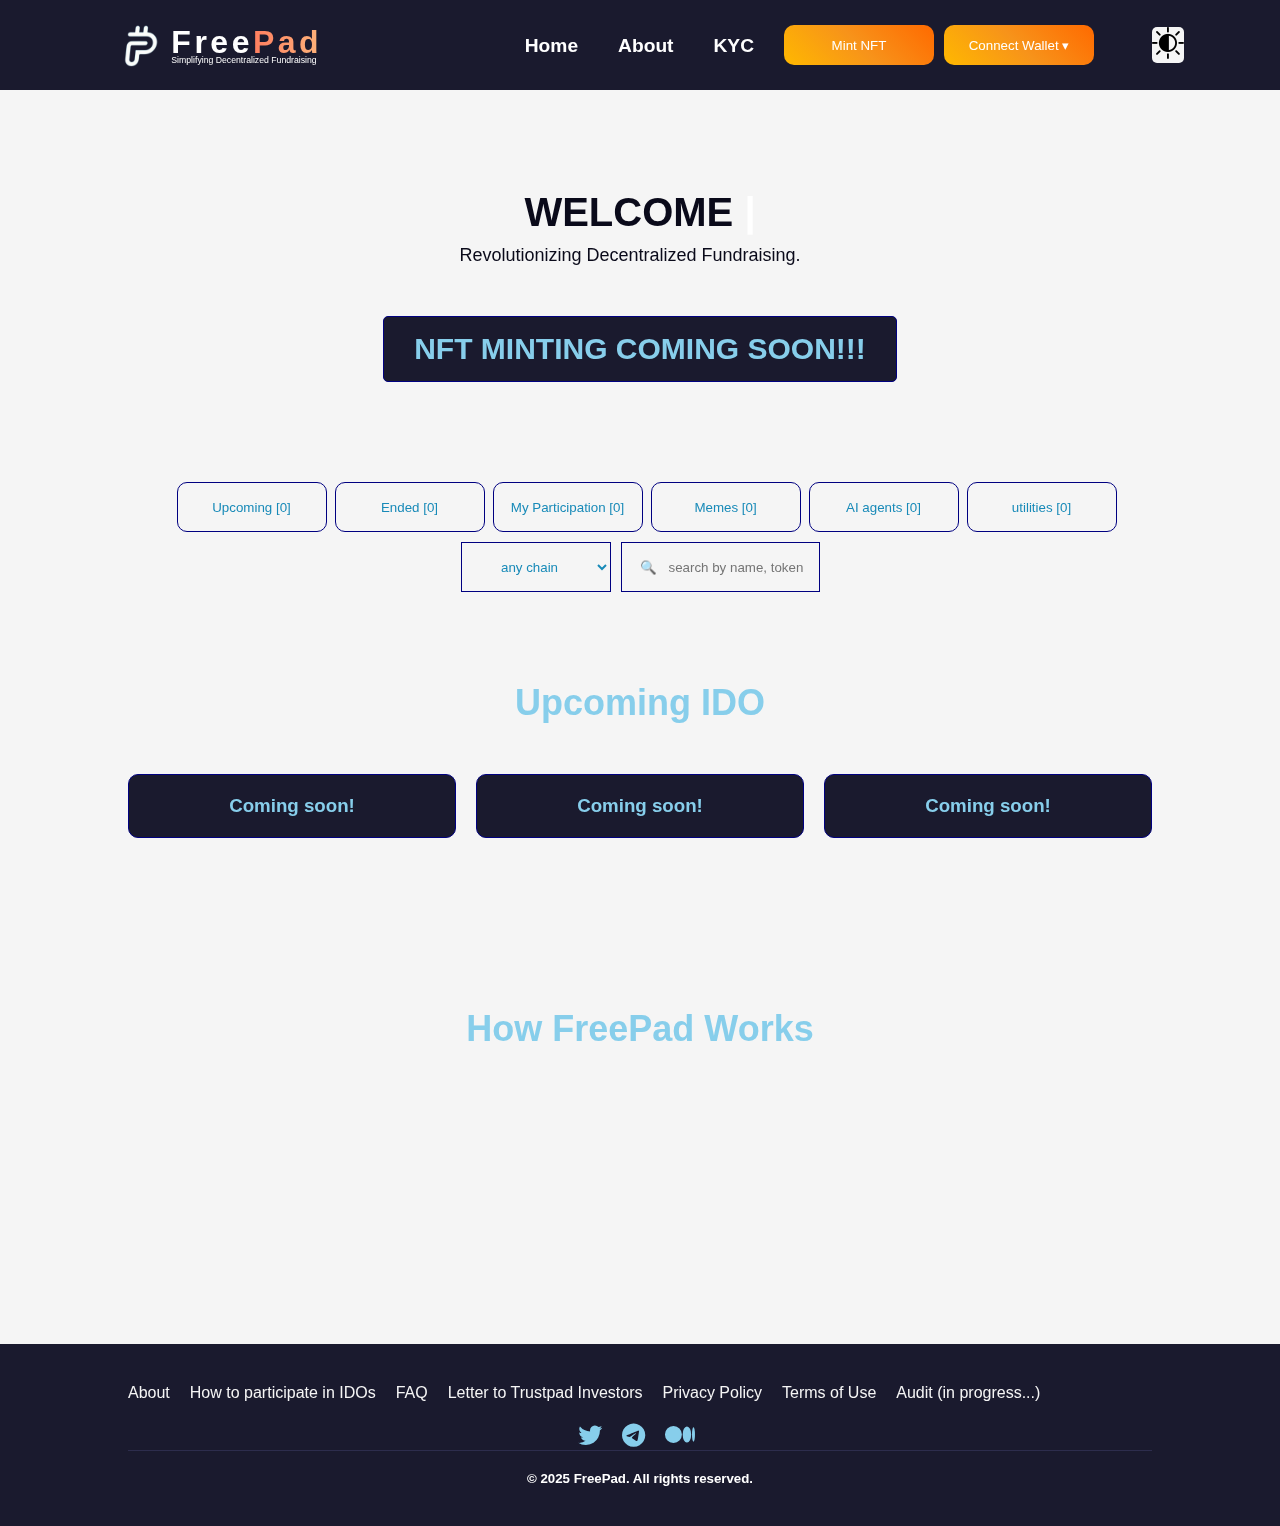
<file: index.html>
<!DOCTYPE html>
<html lang="en">
<head>
   <meta name="author" content="BeneDeFi">
   <meta name="keywords" content="swap, Dex, cryptocurrency">
   <meta charset="utf-8">
   <meta name="robots" content="index, follow">
   <meta name="copyright" content="2025 company.com">
   <meta name="viewport" content="width=device-width, initial-scale=1.0">
   <meta name="description" content="decentralized exchange">
   <link rel="stylesheet" href="https://cdnjs.cloudflare.com/ajax/libs/font-awesome/6.5.2/css/all.min.css">
   <title>FreePad.io</title>
   <link rel="stylesheet" href="style.css">
   <link rel="icon" href="freepadlogo.png" type="image/x-icon">
   <link rel="stylesheet" href="https://cdn.jsdelivr.net/npm/aos@2.3.4/dist/aos.css">
   <script src="https://cdn.jsdelivr.net/npm/aos@2.3.4/dist/aos.js"></script>
</head>
<body>
        <nav>
            <div class="nav-container">
                <div class="nav-holder" style="padding-bottom: 30px;">
                    <div class="logo">
                        <img class="logo-img" src="logoFreepad.png" alt="logo-img">
                        <div class="logo-text">Free<span>Pad</span></div>
                    </div>
                    <div id="logo-text">Simplifying Decentralized Fundraising</div>
                </div>
                <div class="links">
                <div class="link"><a href="index.html">Home</a></div>
                <div class="link"><a href="doc.html">About</a></div>
                <div class="link"><a href="#">KYC</a></div>
                <div class="links-btn">
                    <div class="link-btn-a"><Button class="link-btn">Mint NFT</Button></div>
                    <div class="link-btn-a"><button class="link-btn">Connect Wallet &#9662;</button></div>
                   </div>
               </div>
               <div class="toggle-container">
                <button class="toggle-btn" id="theme-toggle"><img class="toggle-img" src="brightness.png" alt="brightness"></button>
              </div>
               <i class="fa-solid fa-bars hamburg" onclick="hamburg()"></i>
               </div>
            <div class="dropdown">
                <div class="links">
                    <a href="index.html">Home</a>
                    <a href="doc.html">About</a>
                    <a href="#">KYC</a>
                    <div class="links-btn">
                        <div class="link-btn-a"><Button class="link-btn">Mint NFT</Button></div>
                        <div class="link-btn-a"><button class="link-btn">Connect Wallet &#9662;</button></div>
                       </div>
                   </div>
                    <i class="fa-solid fa-xmark cancel" onclick="cancel()"></i>
            </div>
        </nav>
        <main>
          <div>
             <div class="hero">
              <div class="typewriter"><span class="typewriter-text"></span><label style="color: white;">|</label></div>
              <div class="hero-content">
                <p>Revolutionizing Decentralized Fundraising.</p>
                <div class="hero-buttons">
                    <button class="btn-primary">NFT MINTING COMING SOON!!!</button>
              </div>
              </div>
            </div>
          </div>
          <section class="IDOs">
                <div id="ido-btn-container">
                  <button class="ido-btn">Upcoming [0]</button>
                  <button class="ido-btn">Ended [0]</button>
                  <button class="ido-btn">My Participation [0]</button>
                  <button class="ido-btn">Memes [0]</button>
                  <button class="ido-btn">AI agents [0]</button>
                  <button class="ido-btn">utilities [0]</button>
                </div>
                  <div class="Klass">
                    <div class="class">
                      <!-- <label> any chain &#9662;</label> -->
                      <select style="  width: 150px; height: 50px; cursor: pointer; background: transparent;border: 0.5px solid navy; color: #188ab8; text-align: center;" id="select-chain">
                        <option value="" >any chain</option>
                        <option value="">Polygon</option>
                        <option value="">Zksync</option>
                        <option value="">Ethereum</option>
                        <option value="">Arbitrum</option>
                        <option value="">BNB chain</option>
                        <option value="">Solana</option>
                        <option value="">Phantom Opera</option>
                        <option value="">Terra</option>
                        <option value="">Base</option>
                      </select>
                    </div>
                    <div class="search"><input style=" padding: 10px; height: 50px;cursor: pointer; background: transparent;border: 0.5px solid navy; color: #188ab8; text-align: center; align-items: center;" id="search-token" placeholder=" &#128269;   search by name, token" type="text">
                    </div>
                  </div>
                
            <div id="projects" class="projects">
              <h2>Upcoming IDO</h2>
            <div class="project-grid">
               
                <div data-aos="flip-up" class="project-card">
                    <h3>Coming soon!</h3>
                </div>
      
                 <div data-aos="flip-up" class="project-card">
                    <h3>Coming soon!</h3>
                   
                </div>
                 <div data-aos="flip-up" class="project-card">
                    <h3>Coming soon!</h3>
                </div>
             </div>
            </div>
            <!-- <p style="color: white; font-size: x-large; font-weight: 300; padding: 50px;">Upcoming IDOs</p>
            <div class="ido-card-container">
              <div data-aos="fade-up" class="ido-card" >
                <a href="#">
                  <p class="ido-title"></p>
                  <button class="ido-status"></button>
                  <img class="ido-img" src="metaclash.png" alt="">
                  <img class="ido-chain-img" src="polygon.png" alt="">
                  <div class="social-link-img">
                    <a href="#"><img class="social-links-img" src="telegram.png" alt=""></a>
                    <a href="#"><img class="social-links-img" src="advertising.png" alt=""></a>
                    <a href="#"><img class="social-links-img" src="twitter (1).png" alt=""></a>
                    <a href="#"><img class="social-links-img" src="medium.png" alt=""></a>
                    <a href="#"><img class="social-links-img" src="globe.png" alt=""></a>
                  </div>
                  <p class="ido-token-discription">
                  </p>
                  <p>
                    Total Raise $200 002
                    Starts Jun 29, 14:00 UTC
                    Price  1 RAISE = 0.01500015 USDT
                    <p></p>
                  </p>
                </a>
              </div> -->
          </section>
          <section id="how-it-works" class="how-it-works">
              <h2>How FreePad Works</h2>
              <div data-aos="zoom-in" class="steps">
                  <div class="step">
                      <a href="#">
                        <i class="fa-solid fa-wallet"></i>
                        <h3>Mint NFT</h3>
                        <h4>Mint a one-time access NFT</h4>
                      </a>
                  </div>
                  <div data-aos="zoom-in" class="step">
                      <a href="#">
                        <i class="fa-solid fa-rocket"></i>
                        <h3>Connect Wallet</h3>
                        <h4> Join IDOs</h4>
                      </a>
                  </div>
                  <div data-aos="zoom-in" class="step">
                      <a href="#">
                        <i class="fa-solid fa-chart-line"></i>
                        <h3>Join IDOs</h3>
                        <h4>Join IDOs of your choice</h4>
                      </a>
                  </div>
              </div>
        </section>  
        </main>
        <footer>
          <div class="footer-content">
              <!-- <div class="footer-logo">
                  <img class="footer-logo-img" src="logoFreepad.png" alt="FreePad Logo">
                  <p>Simplifying decentralized fundamentals</p>
              </div> -->
              <div class="footer-links">
                  <a class="footer-link" href="doc.html">About</a>
                  <a class="footer-link" href="ido.html">How to participate in IDOs</a>
                  <a class="footer-link" href="faq.html">FAQ</a>
                  <a class="footer-link" href="letter.html">Letter to Trustpad Investors</a>
                  <a class="footer-link" href="policy.html">Privacy Policy</a>
                  <a class="footer-link" href="terms.html">Terms of Use</a>
                  <a class="footer-link" href="#">Audit (in progress...)</a>
              </div>
          </div>
          <div class="footer-social">
            <a href="https://x.com/freepad_io?s=21"><i class="fa-brands fa-twitter"></i></a>
            <a href="https://t.me/Freepadofficial"><i class="fa-brands fa-telegram"></i></a>
            <a href="https://medium.com/@freepad.io"><i class="fa-brands fa-medium"></i></a>
          </div>
          <div class="footer-bottom">
              <h5>&copy; 2025 FreePad. All rights reserved.</h5>
          </div>
      </footer>
        <!-- <img src="logoFreepad.png" alt=""> -->
  <script src="script.js"></script>
</body>
</html>
</file>
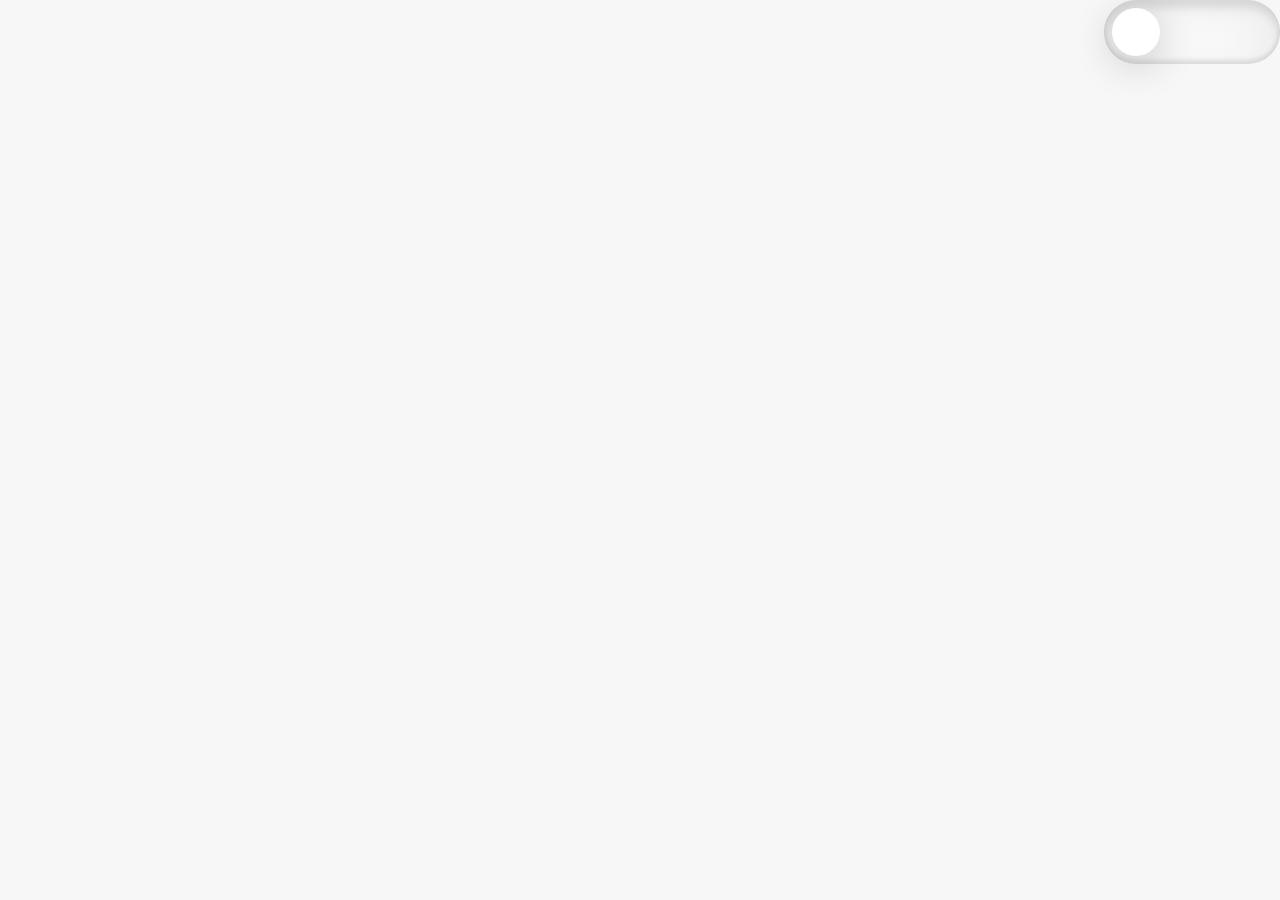
<file: work/toggle/atog/toga/index.html>
<!DOCTYPE html>
<html lang="en">
<head>
    <meta charset="UTF-8">
    <meta http-equiv="X-UA-Compatible" content="IE=edge">
    <meta name="viewport" content="width=device-width, initial-scale=1.0">
    <title>Animated Dark Mode Button | Dev Mode</title>

    <!-- CSS -->
    <link rel="stylesheet" href="styles.css">

    <!-- ICONS CDN FONTAWESOME -->
    <link rel="stylesheet" href="https://cdnjs.cloudflare.com/ajax/libs/font-awesome/6.1.2/css/all.min.css" integrity="sha512-1sCRPdkRXhBV2PBLUdRb4tMg1w2YPf37qatUFeS7zlBy7jJI8Lf4VHwWfZZfpXtYSLy85pkm9GaYVYMfw5BC1A==" crossorigin="anonymous" referrerpolicy="no-referrer" />
</head>
<body>
    
    <div class="btn">
        <div class="btn__indicator">
            <div class="btn__icon-container">
                <i class="btn__icon fa-solid"></i>
            </div>
        </div>
    </div>

    <script src="main.js"></script>
</body>
</html>
</file>
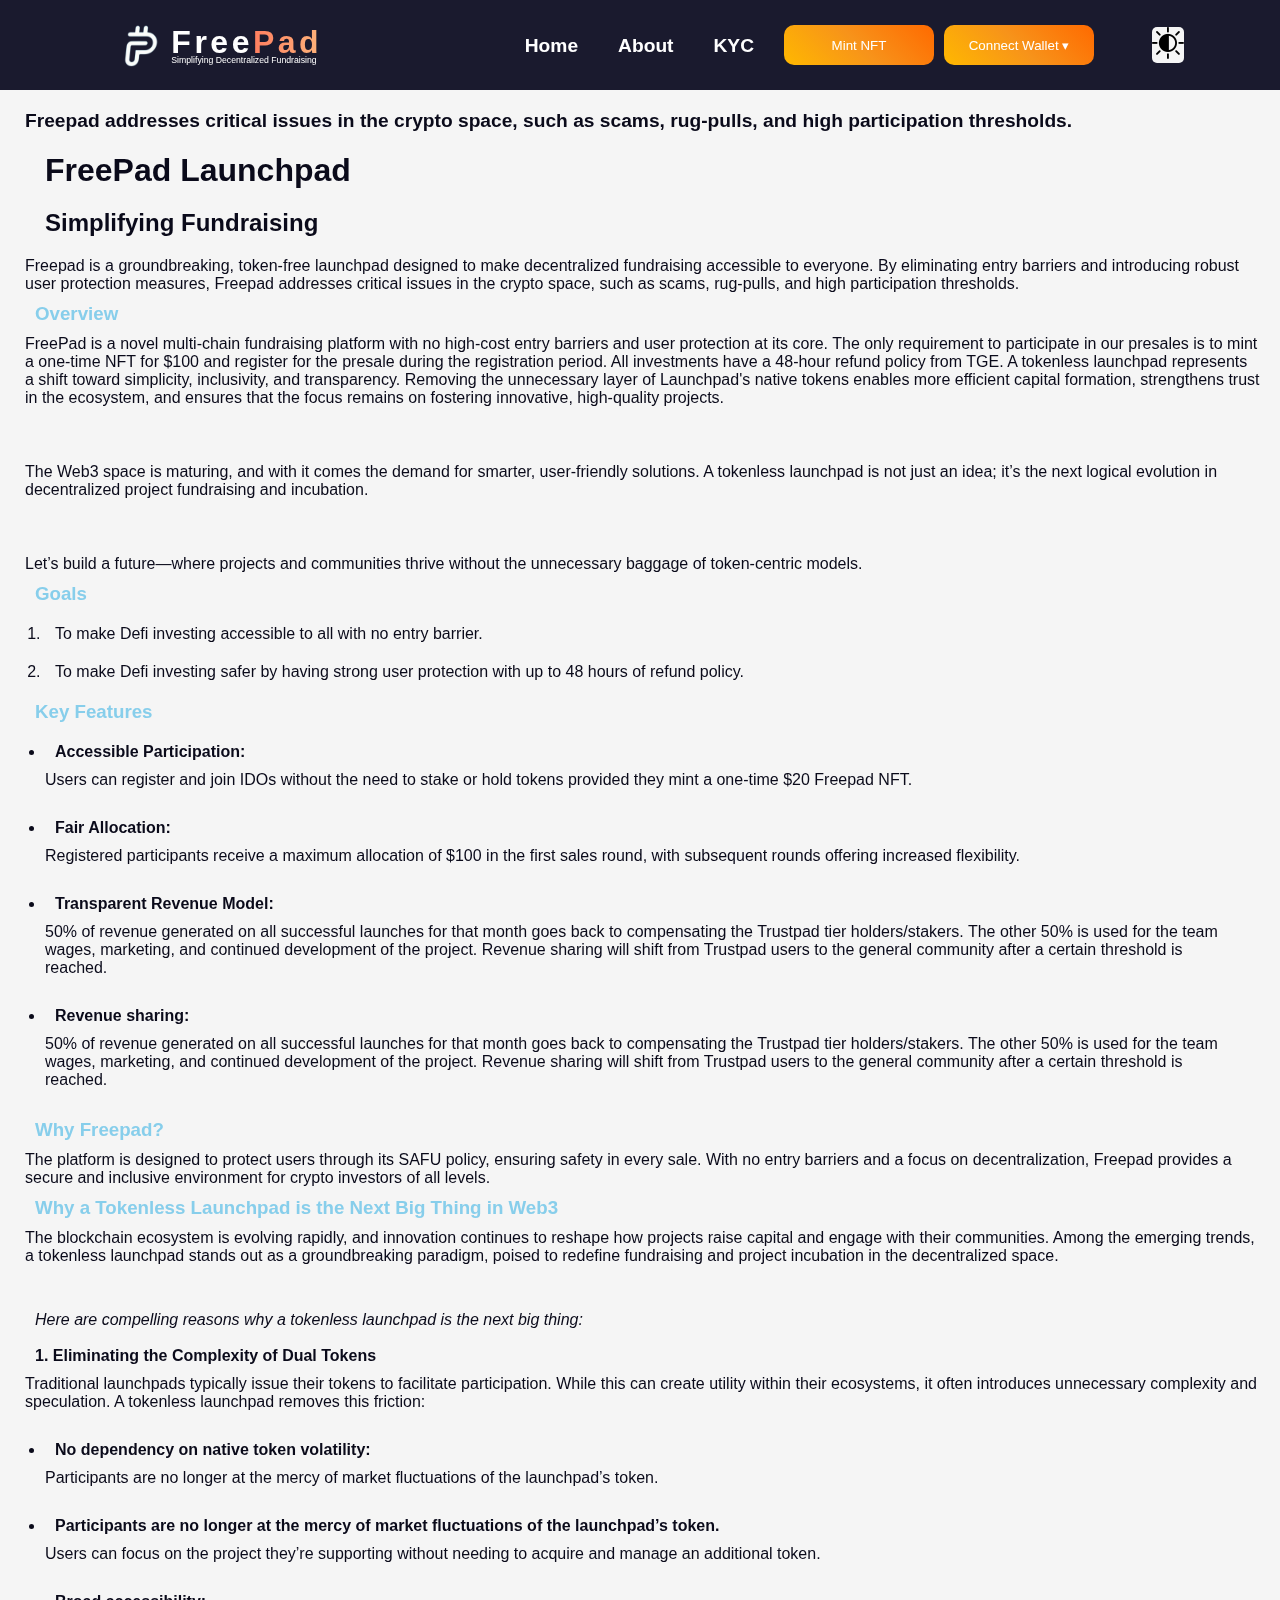
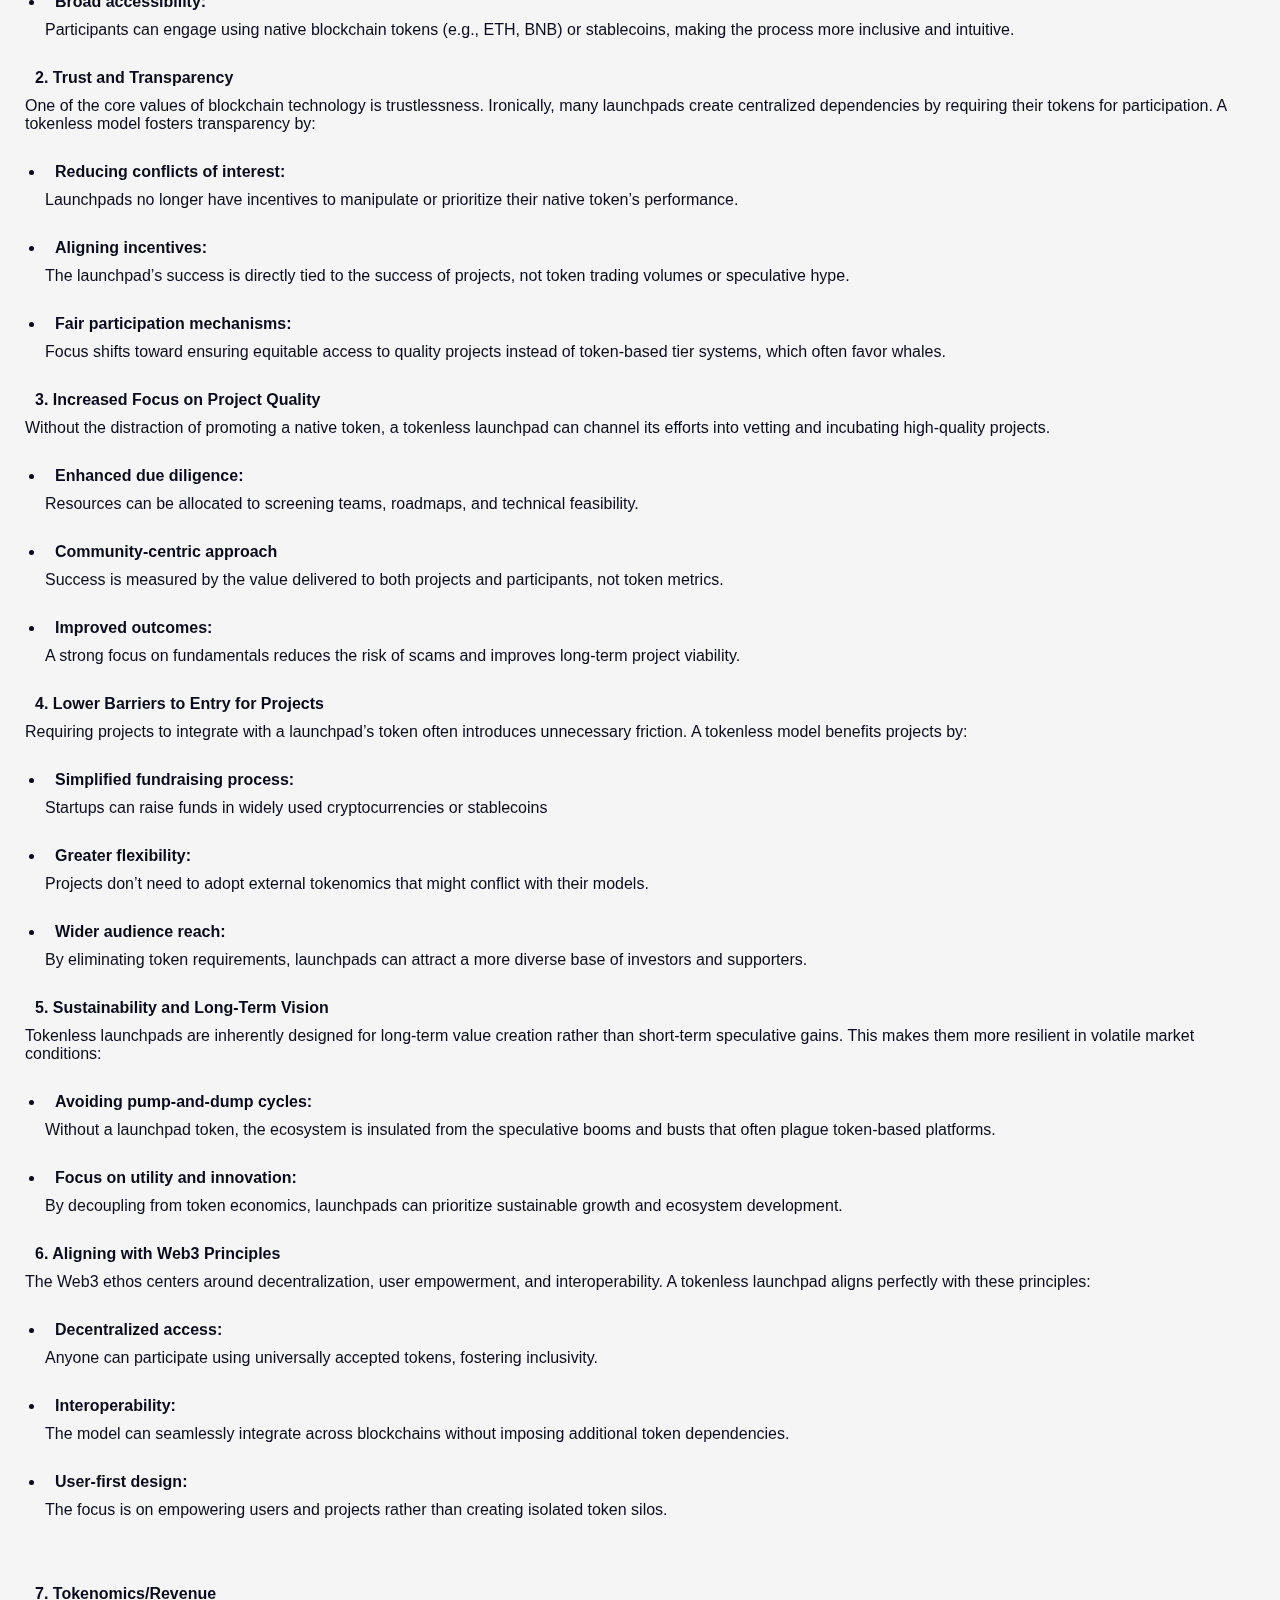
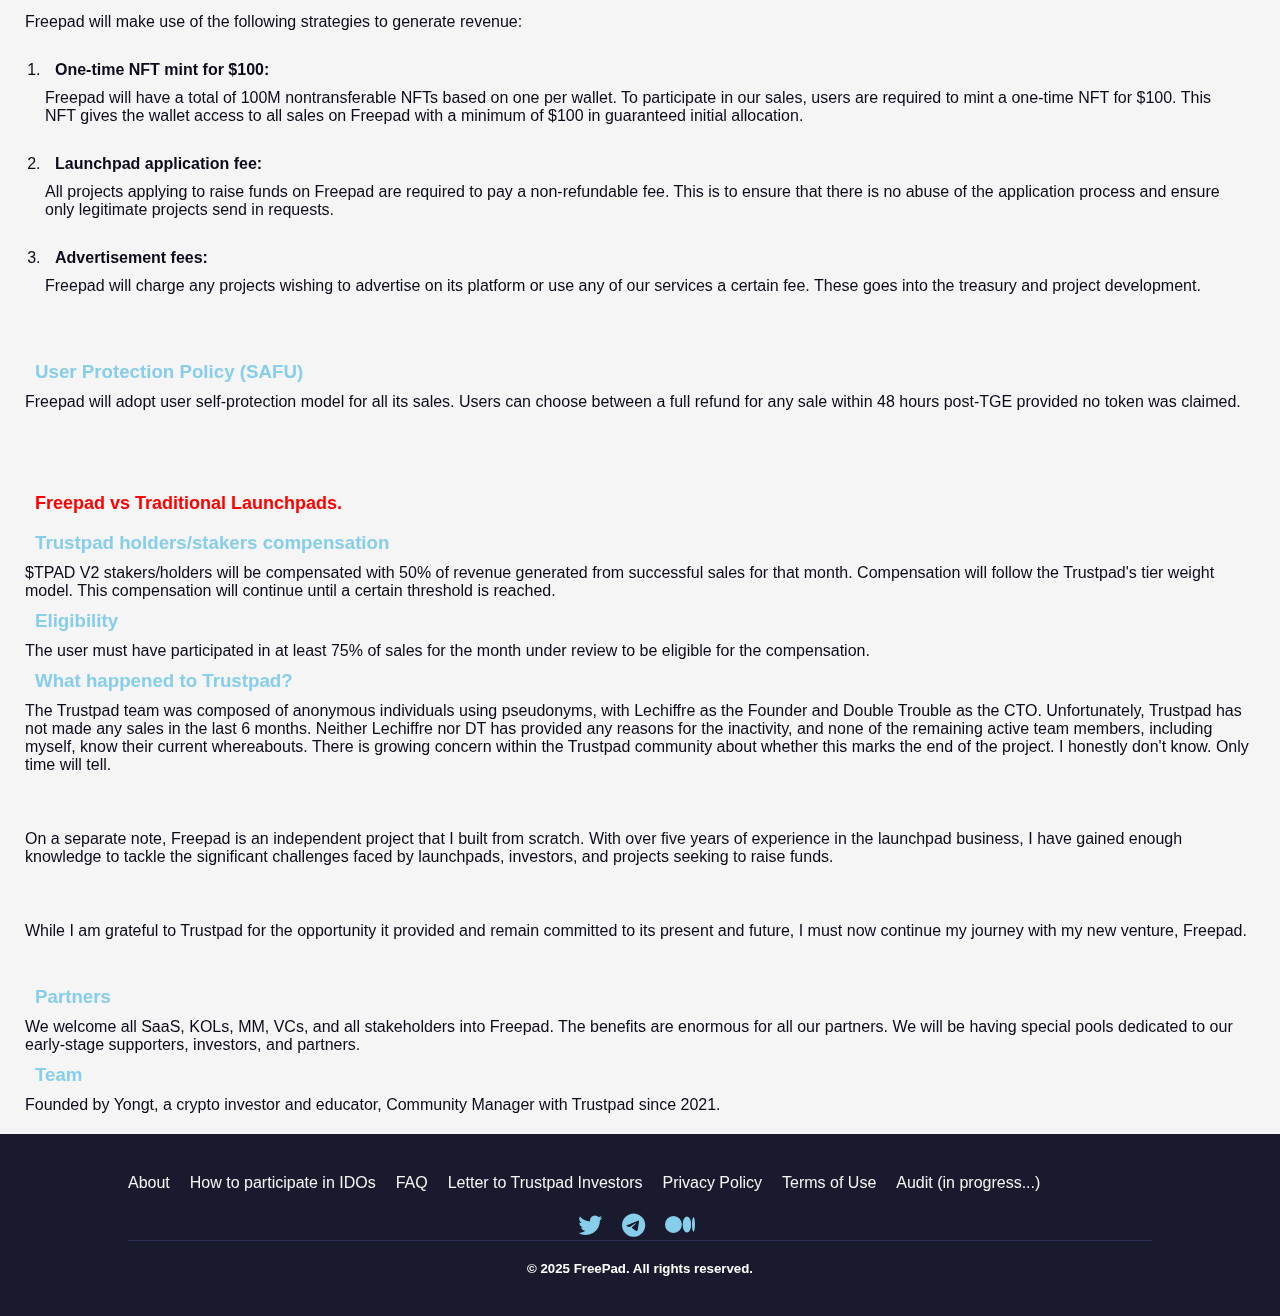
<file: doc.html>
<!DOCTYPE html>
<html lang="en">
<head>
   <meta name="author" content="BeneDeFi">
   <meta name="keywords" content="swap, Dex, cryptocurrency">
   <meta charset="utf-8">
   <meta name="robots" content="index, follow">
   <meta name="copyright" content="2025 company.com">
   <meta name="viewport" content="width=device-width, iniial-scale=1.0">
   <meta name="description" content="decentralized exchange">
   <link rel="stylesheet" href="https://cdnjs.cloudflare.com/ajax/libs/font-awesome/6.5.2/css/all.min.css">
   <title>FreePad.io/doc</title>
   <link rel="stylesheet" href="style.css">
   <link rel="icon" href="freepadlogo.png" type="image/x-icon">
   <link rel="stylesheet" href="https://cdn.jsdelivr.net/npm/aos@2.3.4/dist/aos.css">
   <script src="https://cdn.jsdelivr.net/npm/aos@2.3.4/dist/aos.js"></script>
</head>
<body>
        <nav>
            <div class="nav-container">
                <div class="nav-holder" style="padding-bottom: 30px;">
                    <div class="logo">
                        <img class="logo-img" src="logoFreepad.png" alt="logo-img">
                        <div class="logo-text">Free<span>Pad</span></div>
                    </div>
                    <div id="logo-text">Simplifying Decentralized Fundraising</div>
                </div>
                <div class="links">
                <div class="link"><a href="index.html">Home</a></div>
                <div class="link"><a href="doc.html">About</a></div>
                <div class="link"><a href="#">KYC</a></div>
                <div class="links-btn">
                    <div class="link-btn-a"><Button class="link-btn">Mint NFT</Button></div>
                    <div class="link-btn-a"><button class="link-btn">Connect Wallet &#9662;</button></div>
                   </div>
               </div>
               <div class="toggle-container">
                <button class="toggle-btn" id="theme-toggle"><img class="toggle-img" src="brightness.png" alt="brightness"></button>
              </div>
               <i class="fa-solid fa-bars hamburg" onclick="hamburg()"></i>
               </div>
            <div class="dropdown">
                <div class="links">
                    <a href="index.html">Home</a>
                    <a href="doc.html">About</a>
                    <a href="#">KYC</a>
                    <div class="links-btn">
                        <div class="link-btn-a"><Button class="link-btn">Mint NFT</Button></div>
                        <div class="link-btn-a"><button class="link-btn">Connect Wallet &#9662;</button></div>
                       </div>
                   </div>
                    <i class="fa-solid fa-xmark cancel" onclick="cancel()"></i>
            </div>
        </nav>
        <main>
            <section class="documentation">
                <p style="font-size: larger; font-weight: 800;">Freepad addresses critical issues in the crypto space, such as scams, rug-pulls, and high participation thresholds.</p>
                <h1>FreePad Launchpad</h1>
                <h2>Simplifying Fundraising</h2>
                <p>Freepad is a groundbreaking, token-free launchpad designed to make decentralized fundraising accessible to everyone. By eliminating entry barriers and introducing robust user protection measures, Freepad addresses critical issues in the crypto space, such as scams, rug-pulls, and high participation thresholds.</p>
                <h3>Overview</h3>
                <p>FreePad is a novel multi-chain fundraising platform with no high-cost entry barriers and user protection at its core. The only requirement to participate in our presales is to mint a one-time NFT for $100 and register for the presale during the registration period. All investments have a 48-hour refund policy from TGE. A tokenless launchpad represents a shift toward simplicity, inclusivity, and transparency. Removing the unnecessary layer of Launchpad's native tokens enables more efficient capital formation, strengthens trust in the ecosystem, and ensures that the focus remains on fostering innovative, high-quality projects.
                </p> <br><br>
                <p>The Web3 space is maturing, and with it comes the demand for smarter, user-friendly solutions. A tokenless launchpad is not just an idea; it’s the next logical evolution in decentralized project fundraising and incubation.</p> <br> <br>
                <p>Let’s build a future—where projects and communities thrive without the unnecessary baggage of token-centric models.</p>
                <h3>Goals</h3>
                <ol>
                    <li>To make Defi investing accessible to all with no entry barrier.</li>
                    <li>To make Defi investing safer by having strong user protection with up to 48 hours of refund policy.</li>
                </ol>
                <h3>Key Features</h3>
                <ul>
                    <li><strong>Accessible Participation:</strong><p>Users can register and join IDOs without the need to stake or hold tokens provided they mint a one-time $20 Freepad NFT.</p></li>
                    <li><strong>Fair Allocation:</strong><p>Registered participants receive a maximum allocation of $100 in the first sales round, with subsequent rounds offering increased flexibility.</p></li>
                    <li><strong>Transparent Revenue Model:</strong><p>50% of revenue generated on all successful launches for that month goes back to compensating the Trustpad tier holders/stakers. The other 50% is used for the team wages, marketing, and continued development of the project. Revenue sharing will shift from Trustpad users to the general community after a certain threshold is reached.</p></li>
                    <li><strong>Revenue sharing:</strong><p>50% of revenue generated on all successful launches for that month goes back to compensating the Trustpad tier holders/stakers. The other 50% is used for the team wages, marketing, and continued development of the project. Revenue sharing will shift from Trustpad users to the general community after a certain threshold is reached. </p></li>
                </ul>
                <h3>Why Freepad?</h3>
                    <p>The platform is designed to protect users through its SAFU policy, ensuring safety in every sale. With no entry barriers and a focus on decentralization, Freepad provides a secure and inclusive environment for crypto investors of all levels.</p>
                    <h3>Why a Tokenless Launchpad is the Next Big Thing in Web3</h3>
                    <p>The blockchain ecosystem is evolving rapidly, and innovation continues to reshape how projects raise capital and engage with their communities. Among the emerging trends, a tokenless launchpad stands out as a groundbreaking paradigm, poised to redefine fundraising and project incubation in the decentralized space.</p><br><br>
                    <em>Here are compelling reasons why a tokenless launchpad is the next big thing:</em><br><br>
                <h4>1. Eliminating the Complexity of Dual Tokens</h4>
                    <p>Traditional launchpads typically issue their tokens to facilitate participation. While this can create utility within their ecosystems, it often introduces unnecessary complexity and speculation. A tokenless launchpad removes this friction:</p>
                    <ul>
                        <li><strong>No dependency on native token volatility:</strong><p>Participants are no longer at the mercy of market fluctuations of the launchpad’s token.</p></li>
                        <li><strong>Participants are no longer at the mercy of market fluctuations of the launchpad’s token.</strong><p>Users can focus on the project they’re supporting without needing to acquire and manage an additional token.</p></li>
                        <li><strong>Broad accessibility:</strong><p>Participants can engage using native blockchain tokens (e.g., ETH, BNB) or stablecoins, making the process more inclusive and intuitive.</p></li>
                    </ul>
                <h4>2. Trust and Transparency</h4>
                    <p>One of the core values of blockchain technology is trustlessness. Ironically, many launchpads create centralized dependencies by requiring their tokens for participation. A tokenless model fosters transparency by:</p>
                    <ul>
                        <li><strong>Reducing conflicts of interest:</strong><p>Launchpads no longer have incentives to manipulate or prioritize their native token’s performance.</p></li>
                        <li><strong>Aligning incentives:</strong><p>The launchpad’s success is directly tied to the success of projects, not token trading volumes or speculative hype.</p></li>
                        <li><strong>Fair participation mechanisms:</strong><p>Focus shifts toward ensuring equitable access to quality projects instead of token-based tier systems, which often favor whales.</p></li>
                    </ul>
                <h4>3. Increased Focus on Project Quality</h4>
                    <p>Without the distraction of promoting a native token, a tokenless launchpad can channel its efforts into vetting and incubating high-quality projects.</p>
                    <ul>
                        <li><strong>Enhanced due diligence:</strong><p>Resources can be allocated to screening teams, roadmaps, and technical feasibility.</p></li>
                        <li><strong>Community-centric approach</strong><p>Success is measured by the value delivered to both projects and participants, not token metrics.</p></li>
                        <li><strong> Improved outcomes:</strong><p>A strong focus on fundamentals reduces the risk of scams and improves long-term project viability.</p></li>
                    </ul>
                <h4>4. Lower Barriers to Entry for Projects</h4>
                <p>Requiring projects to integrate with a launchpad’s token often introduces unnecessary friction. A tokenless model benefits projects by:</p>
                <ul>
                    <li><strong>Simplified fundraising process:</strong><p>Startups can raise funds in widely used cryptocurrencies or stablecoins</p></li>
                    <li><strong>Greater flexibility:</strong><p>Projects don’t need to adopt external tokenomics that might conflict with their models.</p></li>
                    <li><strong>Wider audience reach:</strong><p>By eliminating token requirements, launchpads can attract a more diverse base of investors and supporters.</p></li>
                </ul>
                <h4>5. Sustainability and Long-Term Vision</h4>
                <p>Tokenless launchpads are inherently designed for long-term value creation rather than short-term speculative gains. This makes them more resilient in volatile market conditions:</p>
                <ul>
                    <li><strong>Avoiding pump-and-dump cycles:</strong><p>Without a launchpad token, the ecosystem is insulated from the speculative booms and busts that often plague token-based platforms.</p></li>
                    <li><strong>Focus on utility and innovation:</strong><p>By decoupling from token economics, launchpads can prioritize sustainable growth and ecosystem development.</p></li>
                </ul>
                <h4>6. Aligning with Web3 Principles</h4>
                <p>The Web3 ethos centers around decentralization, user empowerment, and interoperability. A tokenless launchpad aligns perfectly with these principles:</p>
                <ul>
                    <li><strong>Decentralized access:</strong><p>Anyone can participate using universally accepted tokens, fostering inclusivity.</p></li>
                    <li><strong>Interoperability:</strong><p>The model can seamlessly integrate across blockchains without imposing additional token dependencies.</p></li>
                    <li><strong>User-first design:</strong><p>The focus is on empowering users and projects rather than creating isolated token silos.</p></li>
                </ul> <br><br>
                <h4>7. Tokenomics/Revenue</h4>
                <p>Freepad will make use of the following strategies to generate revenue:</p>
                <ol>
                    <li><strong>One-time NFT mint for $100:</strong><p>Freepad will have a total of 100M nontransferable NFTs based on one per wallet. To participate in our sales, users are required to mint a one-time NFT for $100. This NFT gives the wallet access to all sales on Freepad with a minimum of $100 in guaranteed initial allocation.</p></li>
                    <li><strong>Launchpad application fee:</strong><p>All projects applying to raise funds on Freepad are required to pay a non-refundable fee. This is to ensure that there is no abuse of the application process and ensure only legitimate projects send in requests.</p></li>
                    <li><strong>Advertisement fees:</strong><p>Freepad will charge any projects wishing to advertise on its platform or use any of our services a certain fee. These goes into the treasury and project development.</p></li>
                </ol> <br> <br>
                <h3>User Protection Policy (SAFU)</h3>
                    <p>Freepad will adopt user self-protection model for all its sales. Users can choose between a full refund for any sale within 48 hours post-TGE provided no token was claimed.</p> <br> <br>
                <!-- <h3>Extras</h3>
                    <p>Users can acquire more allocation by participating in campaigns aimed at making users more familiar with the projects they're investing in. These campaigns will run daily for a given period. Earned points will be converted to extra allocation for the users.</p> -->
                    <br><br>
                    <a href="https://docs.google.com/document/d/1WEbnkVywagHJ0IPnePVaH7N8ejD5qsIa_fqEf_doIEA/edit"><b style="color: red; text-decoration: none; font-size: large; font-weight: 600;">Freepad vs Traditional Launchpads.</b></a>
                    <br><br>
                <h3>Trustpad holders/stakers compensation</h3>
                    <p>$TPAD V2 stakers/holders will be compensated with 50% of revenue generated from successful sales for that month. Compensation will follow the Trustpad's tier weight model. This compensation will continue until a certain threshold is reached.</p>
                <h3>Eligibility</h3>
                    <p>The user must have participated in at least 75% of sales for the month under review to be eligible for the compensation.</p>
                <h3>What happened to Trustpad?</h3>
                    <p>The Trustpad team was composed of anonymous individuals using pseudonyms, with Lechiffre as the Founder and Double Trouble as the CTO. Unfortunately, Trustpad has not made any sales in the last 6 months. Neither Lechiffre nor DT has provided any reasons for the inactivity, and none of the remaining active team members, including myself, know their current whereabouts. There is growing concern within the Trustpad community about whether this marks the end of the project. I honestly don't know. Only time will tell.</p> <br> <br>
                    <p>On a separate note, Freepad is an independent project that I built from scratch. With over five years of experience in the launchpad business, I have gained enough knowledge to tackle the significant challenges faced by launchpads, investors, and projects seeking to raise funds.</p> <br> <br>
                    <p>While I am grateful to Trustpad for the opportunity it provided and remain committed to its present and future, I must now continue my journey with my new venture, Freepad.</p> <br> <br>
                <h3>Partners</h3>
                    <p>We welcome all SaaS, KOLs, MM, VCs, and all stakeholders into Freepad. The benefits are enormous for all our partners. We will be having special pools dedicated to our early-stage supporters, investors, and partners.</p>
                <h3>Team</h3>
                    <p>Founded by Yongt, a crypto investor and educator, Community Manager with Trustpad since 2021.</p>
                      <!-- <ul>
                        <li>CTO</li>
                        <li>CMO</li>
                        <li>Advisors</li>
                        <li>Legal</li>
                      </ul> -->
            </section>
        </main>
        <footer>
            <div class="footer-content">
                <!-- <div class="footer-logo">
                    <img class="footer-logo-img" src="logoFreepad.png" alt="FreePad Logo">
                    <p>Simplifying decentralized fundamentals</p>
                </div> -->
                <div class="footer-links">
                    <a class="footer-link" href="doc.html">About</a>
                    <a class="footer-link" href="ido.html">How to participate in IDOs</a>
                    <a class="footer-link" href="faq.html">FAQ</a>
                    <a class="footer-link" href="letter.html">Letter to Trustpad Investors</a>
                    <a class="footer-link" href="policy.html">Privacy Policy</a>
                    <a class="footer-link" href="terms.html">Terms of Use</a>
                    <a class="footer-link" href="#">Audit (in progress...)</a>
                </div>
            </div>
            <div class="footer-social">
              <a href="https://x.com/freepad_io?s=21"><i class="fa-brands fa-twitter"></i></a>
              <a href="https://t.me/Freepadofficial"><i class="fa-brands fa-telegram"></i></a>
              <a href="https://medium.com/@freepad.io"><i class="fa-brands fa-medium"></i></a>
            </div>
            <div class="footer-bottom">
                <h5>&copy; 2025 FreePad. All rights reserved.</h5>
            </div>
        </footer>
        <!-- <img src="logoFreepad.png" alt=""> -->
  <script src="script.js"></script>
</body>
</html>
</file>
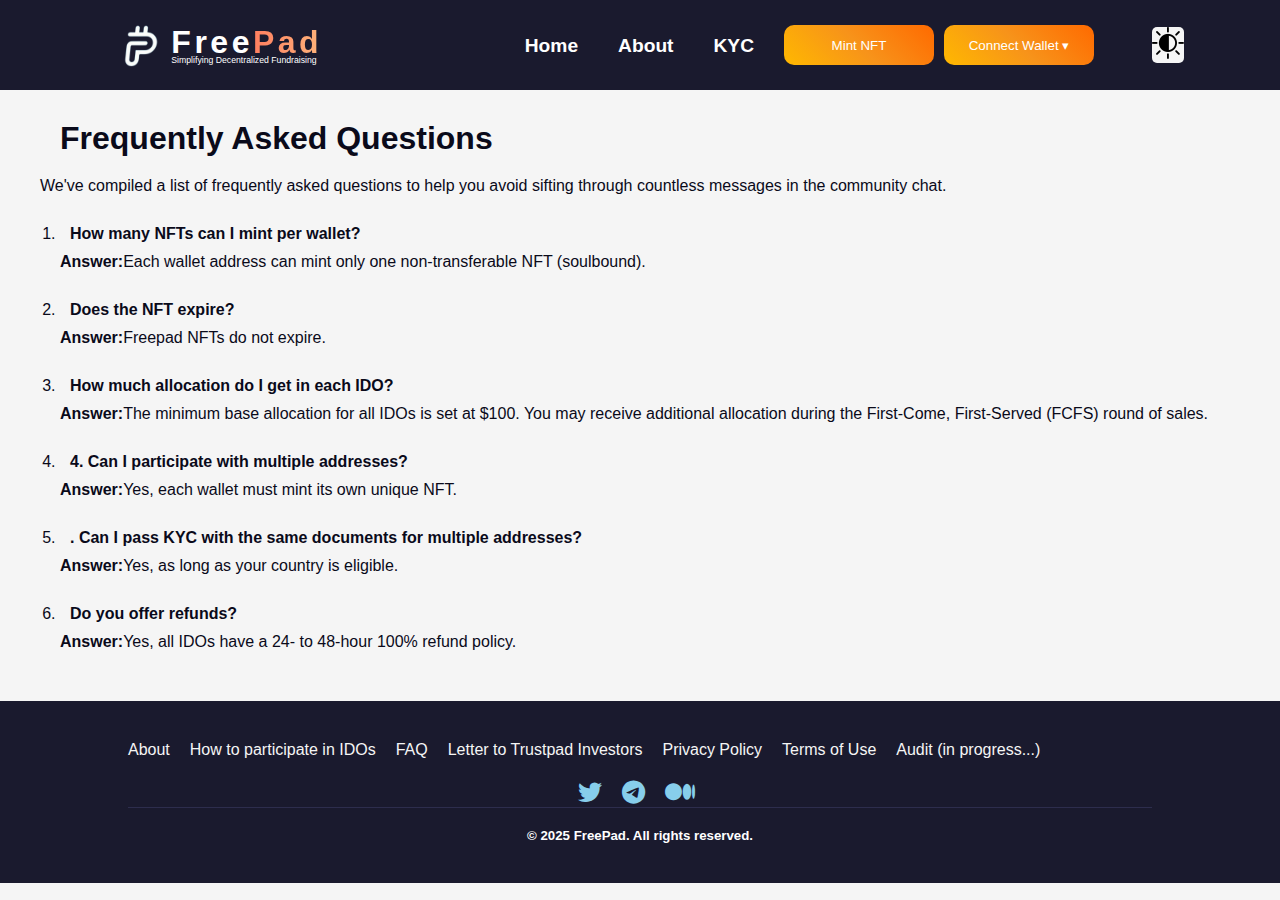
<file: faq.html>
<!DOCTYPE html>
<html lang="en">
<head>
   <meta name="author" content="BeneDeFi">
   <meta name="keywords" content="swap, Dex, cryptocurrency">
   <meta charset="utf-8">
   <meta name="robots" content="index, follow">
   <meta name="copyright" content="2025 company.com">
   <meta name="viewport" content="width=device-width, iniial-scale=1.0">
   <meta name="description" content="decentralized exchange">
   <link rel="stylesheet" href="https://cdnjs.cloudflare.com/ajax/libs/font-awesome/6.5.2/css/all.min.css">
   <title>FreePad.io/policy</title>
   <link rel="stylesheet" href="style.css">
   <link rel="icon" href="freepadlogo.png" type="image/x-icon">
   <link rel="stylesheet" href="https://cdn.jsdelivr.net/npm/aos@2.3.4/dist/aos.css">
   <script src="https://cdn.jsdelivr.net/npm/aos@2.3.4/dist/aos.js"></script>
</head>
<body>
        <nav>
            <div class="nav-container">
                <div class="nav-holder" style="padding-bottom: 30px;">
                    <div class="logo">
                        <img class="logo-img" src="logoFreepad.png" alt="logo-img">
                        <div class="logo-text">Free<span>Pad</span></div>
                    </div>
                    <div id="logo-text">Simplifying Decentralized Fundraising</div>
                </div>
                <div class="links">
                <div class="link"><a href="index.html">Home</a></div>
                <div class="link"><a href="doc.html">About</a></div>
                <div class="link"><a href="#">KYC</a></div>
                <div class="links-btn">
                    <div class="link-btn-a"><Button class="link-btn">Mint NFT</Button></div>
                    <div class="link-btn-a"><button class="link-btn">Connect Wallet &#9662;</button></div>
                   </div>
               </div>
               <div class="toggle-container">
                <button class="toggle-btn" id="theme-toggle"><img class="toggle-img" src="brightness.png" alt="brightness"></button>
              </div>
               <i class="fa-solid fa-bars hamburg" onclick="hamburg()"></i>
               </div>
            <div class="dropdown">
                <div class="links">
                    <a href="index.html">Home</a>
                    <a href="doc.html">About</a>
                    <a href="#">KYC</a>
                    <div class="links-btn">
                        <div class="link-btn-a"><Button class="link-btn">Mint NFT</Button></div>
                        <div class="link-btn-a"><button class="link-btn">Connect Wallet &#9662;</button></div>
                       </div>
                   </div>
                    <i class="fa-solid fa-xmark cancel" onclick="cancel()"></i>
            </div>
        </nav>
        <main>
            <section>
               <div class="faq">
                 <h1>Frequently Asked Questions</h1>
                 <p>We've compiled a list of frequently asked questions to help you avoid sifting through countless messages in the community chat.</p>
                 <ol>
                    <li><strong> How many NFTs can I mint per wallet?</strong><p><strong>Answer:</strong>Each wallet address can mint only one non-transferable NFT (soulbound).</p></li>
                    <li><strong>Does the NFT expire?</strong><p><strong>Answer:</strong>Freepad NFTs do not expire.</p></li>
                    <li><strong>How much allocation do I get in each IDO?</strong><p><strong>Answer:</strong>The minimum base allocation for all IDOs is set at $100. You may receive additional allocation during the First-Come, First-Served (FCFS) round of sales.</p></li>
                    <li><strong>4. Can I participate with multiple addresses?</strong><p><strong>Answer:</strong>Yes, each wallet must mint its own unique NFT.</p></li>
                    <li><strong>. Can I pass KYC with the same documents for multiple addresses?</strong><p><strong>Answer:</strong>Yes, as long as your country is eligible.</p></li>
                    <li><strong> Do you offer refunds?</strong><p><strong>Answer:</strong>Yes, all IDOs have a 24- to 48-hour 100% refund policy.</p></li>
                 </ol>
               </div>
            </section>
        </main>
        <footer>
            <div class="footer-content">
                <!-- <div class="footer-logo">
                    <img class="footer-logo-img" src="logoFreepad.png" alt="FreePad Logo">
                    <p>Simplifying decentralized fundamentals</p>
                </div> -->
                <div class="footer-links">
                    <a class="footer-link" href="doc.html">About</a>
                    <a class="footer-link" href="ido.html">How to participate in IDOs</a>
                    <a class="footer-link" href="faq.html">FAQ</a>
                    <a class="footer-link" href="letter.html">Letter to Trustpad Investors</a>
                    <a class="footer-link" href="policy.html">Privacy Policy</a>
                    <a class="footer-link" href="terms.html">Terms of Use</a>
                    <a class="footer-link" href="#">Audit (in progress...)</a>
                </div>
            </div>
            <div class="footer-social">
              <a href="https://x.com/freepad_io?s=21"><i class="fa-brands fa-twitter"></i></a>
              <a href="https://t.me/Freepadofficial"><i class="fa-brands fa-telegram"></i></a>
              <a href="https://medium.com/@freepad.io"><i class="fa-brands fa-medium"></i></a>
            </div>
            <div class="footer-bottom">
                <h5>&copy; 2025 FreePad. All rights reserved.</h5>
            </div>
        </footer>
        <!-- <img src="logoFreepad.png" alt=""> -->
  <script src="script.js"></script>
</body>
</html>
</file>
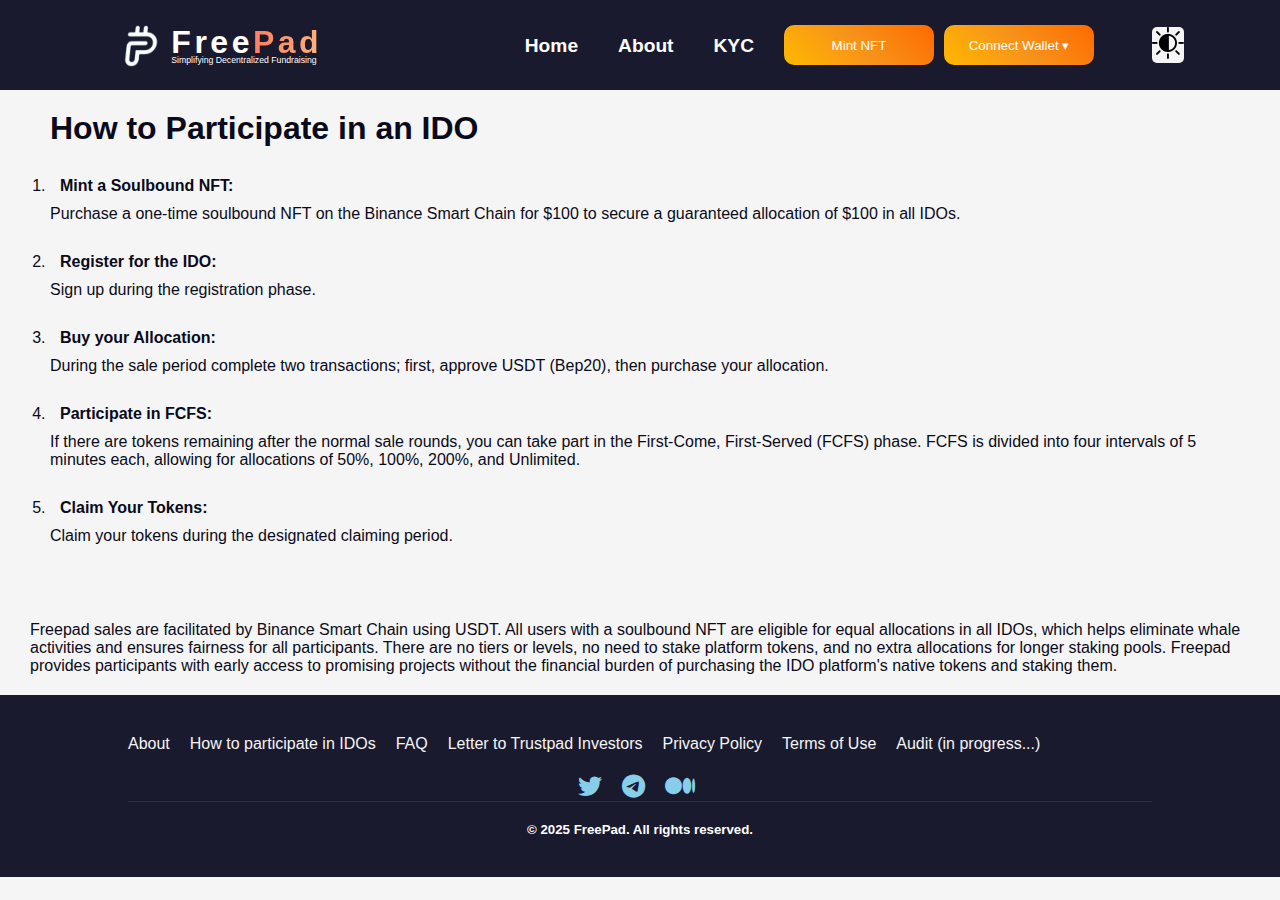
<file: ido.html>
<!DOCTYPE html>
<html lang="en">
<head>
   <meta name="author" content="BeneDeFi">
   <meta name="keywords" content="swap, Dex, cryptocurrency">
   <meta charset="utf-8">
   <meta name="robots" content="index, follow">
   <meta name="copyright" content="2025 company.com">
   <meta name="viewport" content="width=device-width, iniial-scale=1.0">
   <meta name="description" content="decentralized exchange">
   <link rel="stylesheet" href="https://cdnjs.cloudflare.com/ajax/libs/font-awesome/6.5.2/css/all.min.css">
   <title>FreePad.io/ido</title>
   <link rel="stylesheet" href="style.css">
   <link rel="icon" href="freepadlogo.png" type="image/x-icon">
   <link rel="stylesheet" href="https://cdn.jsdelivr.net/npm/aos@2.3.4/dist/aos.css">
   <script src="https://cdn.jsdelivr.net/npm/aos@2.3.4/dist/aos.js"></script>
</head>
<body>
        <nav>
            <div class="nav-container">
                <div class="nav-holder" style="padding-bottom: 30px;">
                    <div class="logo">
                        <img class="logo-img" src="logoFreepad.png" alt="logo-img">
                        <div class="logo-text">Free<span>Pad</span></div>
                    </div>
                    <div id="logo-text">Simplifying Decentralized Fundraising</div>
                </div>
                <div class="links">
                <div class="link"><a href="index.html">Home</a></div>
                <div class="link"><a href="doc.html">About</a></div>
                <div class="link"><a href="#">KYC</a></div>
                <div class="links-btn">
                    <div class="link-btn-a"><Button class="link-btn">Mint NFT</Button></div>
                    <div class="link-btn-a"><button class="link-btn">Connect Wallet &#9662;</button></div>
                   </div>
               </div>
               <div class="toggle-container">
                <button class="toggle-btn" id="theme-toggle"><img class="toggle-img" src="brightness.png" alt="brightness"></button>
              </div>
               <i class="fa-solid fa-bars hamburg" onclick="hamburg()"></i>
               </div>
            <div class="dropdown">
                <div class="links">
                    <a href="index.html">Home</a>
                    <a href="doc.html">About</a>
                    <a href="#">KYC</a>
                    <div class="links-btn">
                        <div class="link-btn-a"><Button class="link-btn">Mint NFT</Button></div>
                        <div class="link-btn-a"><button class="link-btn">Connect Wallet &#9662;</button></div>
                       </div>
                   </div>
                    <i class="fa-solid fa-xmark cancel" onclick="cancel()"></i>
            </div>
        </nav>
        <main>
            <section>
                <div class="how-to-participate">
                    <h1>How to Participate in an IDO</h1>
                    <ol>
                        <li><strong>Mint a Soulbound NFT:</strong><p>Purchase a one-time soulbound NFT on the Binance Smart Chain for $100 to secure a guaranteed allocation of $100 in all IDOs.  
                        </p></li>
                        <li><strong>Register for the IDO:</strong> <p>Sign up during the registration phase.</p></li>
                        <li><strong>Buy your Allocation:</strong><p>During the sale period complete two transactions; first, approve USDT (Bep20), then purchase your allocation.</p></li>
                        <li><strong>Participate in FCFS:</strong><p>If there are tokens remaining after the normal sale rounds, you can take part in the First-Come, First-Served (FCFS) phase. FCFS is divided into four intervals of 5 minutes each, allowing for allocations of 50%, 100%, 200%, and Unlimited.</p></li>
                        <li><strong>Claim Your Tokens:</strong><p>Claim your tokens during the designated claiming period.</p></li>
                    </ol>
                    <br><br>
                    <p>Freepad sales are facilitated by Binance Smart Chain using USDT. All users with a soulbound NFT are eligible for equal allocations in all IDOs, which helps eliminate whale activities and ensures fairness for all participants. There are no tiers or levels, no need to stake platform tokens, and no extra allocations for longer staking pools. Freepad provides participants with early access to promising projects without the financial burden of purchasing the IDO platform's native tokens and staking them.
                    </p>
                </div>
            </section>
        </main>
        <footer>
            <div class="footer-content">
                <!-- <div class="footer-logo">
                    <img class="footer-logo-img" src="logoFreepad.png" alt="FreePad Logo">
                    <p>Simplifying decentralized fundamentals</p>
                </div> -->
                <div class="footer-links">
                    <a class="footer-link" href="doc.html">About</a>
                    <a class="footer-link" href="ido.html">How to participate in IDOs</a>
                    <a class="footer-link" href="faq.html">FAQ</a>
                    <a class="footer-link" href="letter.html">Letter to Trustpad Investors</a>
                    <a class="footer-link" href="policy.html">Privacy Policy</a>
                    <a class="footer-link" href="terms.html">Terms of Use</a>
                    <a class="footer-link" href="#">Audit (in progress...)</a>
                </div>
            </div>
            <div class="footer-social">
              <a href="https://x.com/freepad_io?s=21"><i class="fa-brands fa-twitter"></i></a>
              <a href="https://t.me/Freepadofficial"><i class="fa-brands fa-telegram"></i></a>
              <a href="https://medium.com/@freepad.io"><i class="fa-brands fa-medium"></i></a>
            </div>
            <div class="footer-bottom">
                <h5>&copy; 2025 FreePad. All rights reserved.</h5>
            </div>
        </footer>
        <!-- <img src="logoFreepad.png" alt=""> -->
  <script src="script.js"></script>
</body>
</html>
</file>
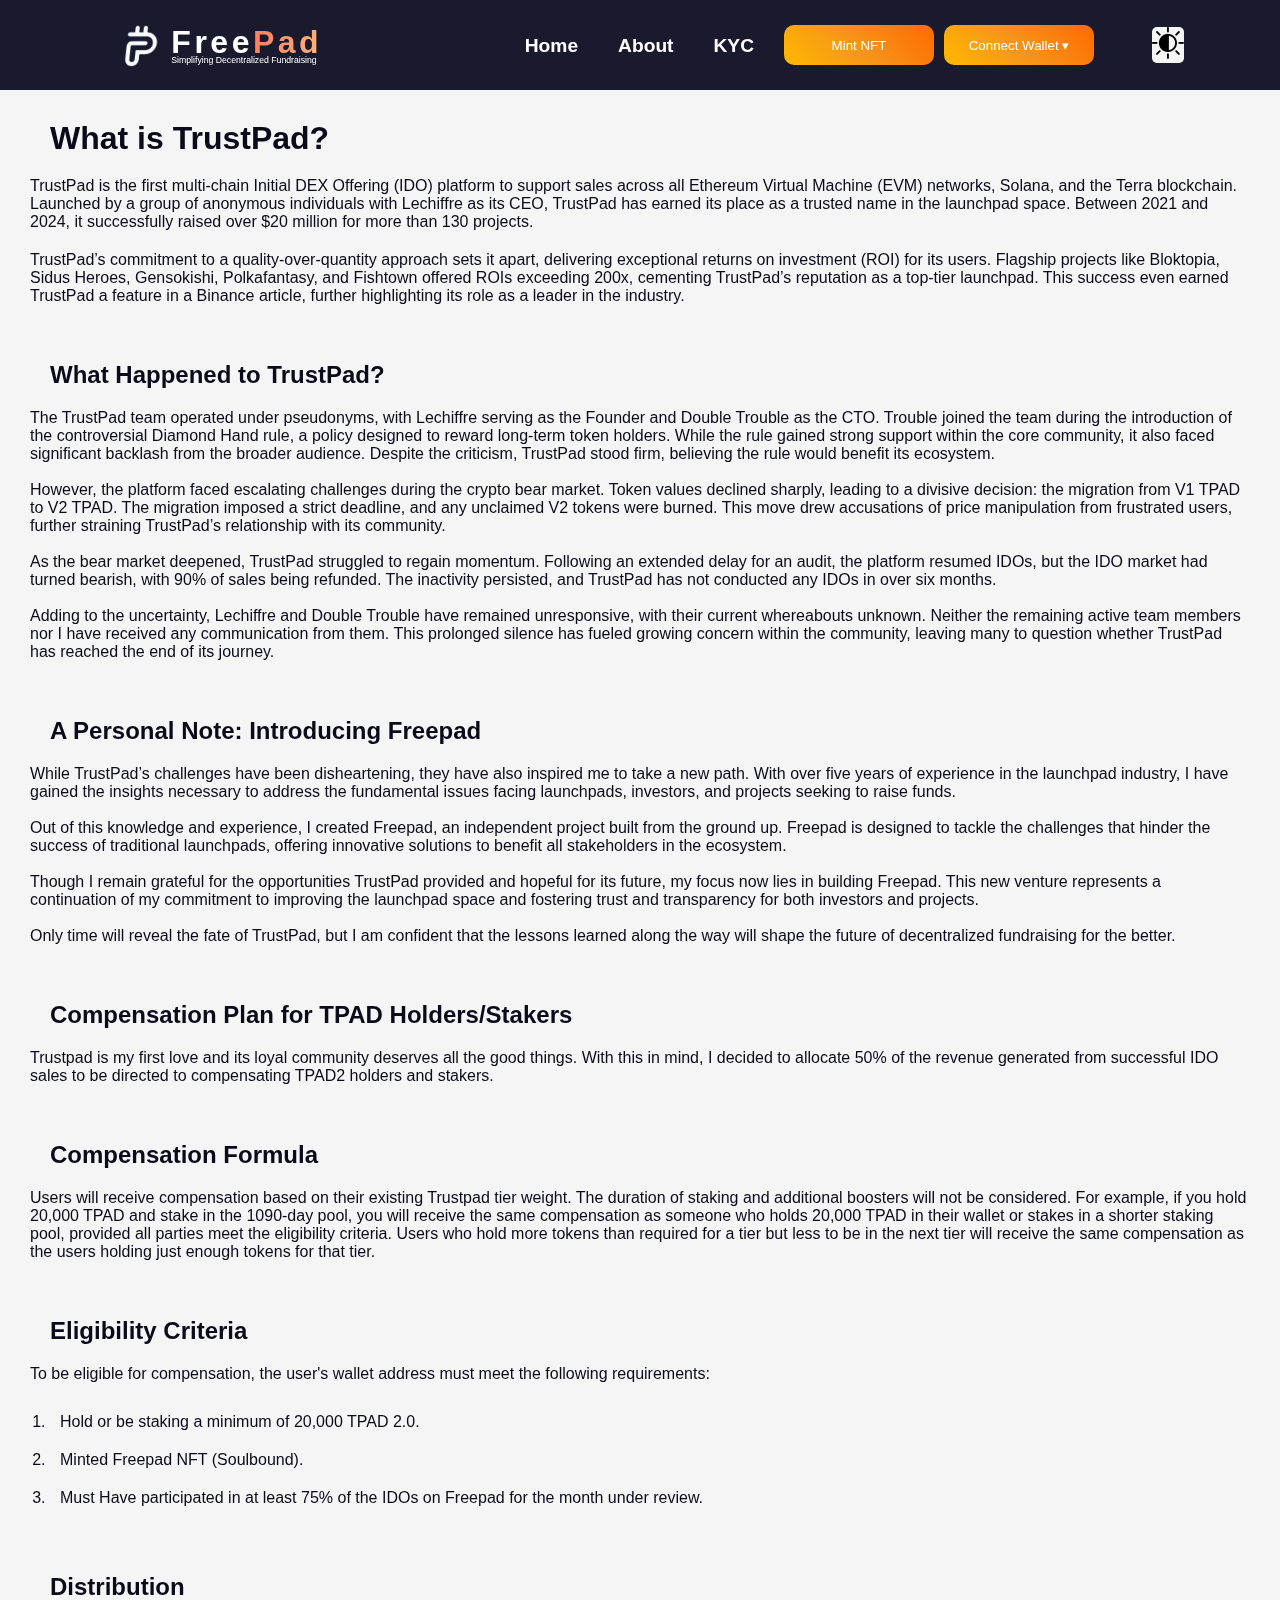
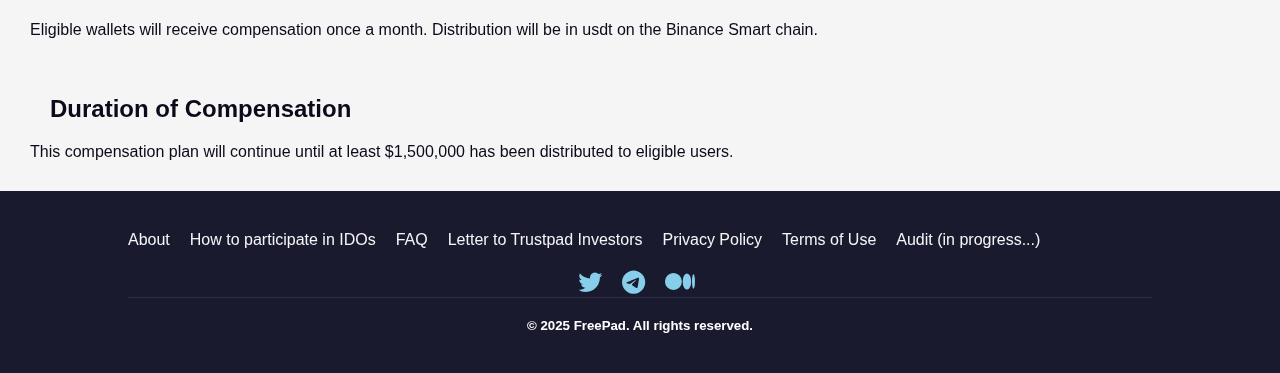
<file: letter.html>
<!DOCTYPE html>
<html lang="en">
<head>
   <meta name="author" content="BeneDeFi">
   <meta name="keywords" content="swap, Dex, cryptocurrency">
   <meta charset="utf-8">
   <meta name="robots" content="index, follow">
   <meta name="copyright" content="2025 company.com">
   <meta name="viewport" content="width=device-width, iniial-scale=1.0">
   <meta name="description" content="decentralized exchange">
   <link rel="stylesheet" href="https://cdnjs.cloudflare.com/ajax/libs/font-awesome/6.5.2/css/all.min.css">
   <title>FreePad.io/letter</title>
   <link rel="stylesheet" href="style.css">
   <link rel="icon" href="freepadlogo.png" type="image/x-icon">
   <link rel="stylesheet" href="https://cdn.jsdelivr.net/npm/aos@2.3.4/dist/aos.css">
   <script src="https://cdn.jsdelivr.net/npm/aos@2.3.4/dist/aos.js"></script>
</head>
<body>
        <nav>
            <div class="nav-container">
                <div class="nav-holder" style="padding-bottom: 30px;">
                    <div class="logo">
                        <img class="logo-img" src="logoFreepad.png" alt="logo-img">
                        <div class="logo-text">Free<span>Pad</span></div>
                    </div>
                    <div id="logo-text">Simplifying Decentralized Fundraising</div>
                </div>
                <div class="links">
                <div class="link"><a href="index.html">Home</a></div>
                <div class="link"><a href="doc.html">About</a></div>
                <div class="link"><a href="#">KYC</a></div>
                <div class="links-btn">
                    <div class="link-btn-a"><Button class="link-btn">Mint NFT</Button></div>
                    <div class="link-btn-a"><button class="link-btn">Connect Wallet &#9662;</button></div>
                   </div>
               </div>
               <div class="toggle-container">
                <button class="toggle-btn" id="theme-toggle"><img class="toggle-img" src="brightness.png" alt="brightness"></button>
              </div>
               <i class="fa-solid fa-bars hamburg" onclick="hamburg()"></i>
               </div>
            <div class="dropdown">
                <div class="links">
                    <a href="index.html">Home</a>
                    <a href="doc.html">About</a>
                    <a href="#">KYC</a>
                    <div class="links-btn">
                        <div class="link-btn-a"><Button class="link-btn">Mint NFT</Button></div>
                        <div class="link-btn-a"><button class="link-btn">Connect Wallet &#9662;</button></div>
                       </div>
                   </div>
                    <i class="fa-solid fa-xmark cancel" onclick="cancel()"></i>
            </div>
        </nav>
        <main>
            <section class="letter">
               <div>
                 <h1 class="letter-h1">What is TrustPad?</h1>
                 <p>TrustPad is the first multi-chain Initial DEX Offering (IDO) platform to support sales across all Ethereum Virtual Machine (EVM) networks, Solana, and the Terra blockchain. Launched by a group of anonymous individuals with Lechiffre as its CEO, TrustPad has earned its place as a trusted name in the launchpad space. Between 2021 and 2024, it successfully raised over $20 million for more than 130 projects.</p>
                 <p>TrustPad’s commitment to a quality-over-quantity approach sets it apart, delivering exceptional returns on investment (ROI) for its users. Flagship projects like Bloktopia, Sidus Heroes, Gensokishi, Polkafantasy, and Fishtown offered ROIs exceeding 200x, cementing TrustPad’s reputation as a top-tier launchpad. This success even earned TrustPad a feature in a Binance article, further highlighting its role as a leader in the industry.</p> <br> <br>
                 <h2>What Happened to TrustPad?</h2>
                 <p>The TrustPad team operated under pseudonyms, with Lechiffre serving as the Founder and Double Trouble as the CTO. Trouble joined the team during the introduction of the controversial Diamond Hand rule, a policy designed to reward long-term token holders. While the rule gained strong support within the core community, it also faced significant backlash from the broader audience. Despite the criticism, TrustPad stood firm, believing the rule would benefit its ecosystem. <br> <br>
                 However, the platform faced escalating challenges during the crypto bear market. Token values declined sharply, leading to a divisive decision: the migration from V1 TPAD to V2 TPAD. The migration imposed a strict deadline, and any unclaimed V2 tokens were burned. This move drew accusations of price manipulation from frustrated users, further straining TrustPad’s relationship with its community. <br> <br>
                 As the bear market deepened, TrustPad struggled to regain momentum. Following an extended delay for an audit, the platform resumed IDOs, but the IDO market had turned bearish, with 90% of sales being refunded. The inactivity persisted, and TrustPad has not conducted any IDOs in over six months. <br> <br>
                 Adding to the uncertainty, Lechiffre and Double Trouble have remained unresponsive, with their current whereabouts unknown. Neither the remaining active team members nor I have received any communication from them. This prolonged silence has fueled growing concern within the community, leaving many to question whether TrustPad has reached the end of its journey.</p> <br> <br>
                 <h2>A Personal Note: Introducing Freepad</h2>
                 <p>While TrustPad’s challenges have been disheartening, they have also inspired me to take a new path. With over five years of experience in the launchpad industry, I have gained the insights necessary to address the fundamental issues facing launchpads, investors, and projects seeking to raise funds. <br> <br>
                 Out of this knowledge and experience, I created Freepad, an independent project built from the ground up. Freepad is designed to tackle the challenges that hinder the success of traditional launchpads, offering innovative solutions to benefit all stakeholders in the ecosystem. <br> <br>
                 Though I remain grateful for the opportunities TrustPad provided and hopeful for its future, my focus now lies in building Freepad. This new venture represents a continuation of my commitment to improving the launchpad space and fostering trust and transparency for both investors and projects. <br> <br>
                 Only time will reveal the fate of TrustPad, but I am confident that the lessons learned along the way will shape the future of decentralized fundraising for the better.</p> <br> <br>
                 <h2>Compensation Plan for TPAD Holders/Stakers</h2>
                 <p>Trustpad is my first love and its loyal community deserves all the good things. With this in mind, I decided to allocate 50% of the revenue generated from successful IDO sales to be directed to compensating TPAD2 holders and stakers.</p> <br> <br>
                 <h2>Compensation Formula</h2>
                 <p>Users will receive compensation based on their existing Trustpad tier weight. The duration of staking and additional boosters will not be considered. For example, if you hold 20,000 TPAD and stake in the 1090-day pool, you will receive the same compensation as someone who holds 20,000 TPAD in their wallet or stakes in a shorter staking pool, provided all parties meet the eligibility criteria. Users who hold more tokens than required for a tier but less to be in the next tier will receive the same compensation as the users holding just enough tokens for that tier.</p><br><br>
                 <h2>Eligibility Criteria</h2>
                 <p>To be eligible for compensation, the user's wallet address must meet the following requirements:</p>
                 <ol>
                    <li>Hold or be staking a minimum of 20,000 TPAD 2.0.</li>
                    <li>Minted Freepad NFT (Soulbound).</li>
                    <li>Must Have participated in at least 75% of the IDOs on Freepad for the month under review.</li>
                 </ol><br><br>
                 <h2>Distribution</h2>
                 <p>Eligible wallets will receive compensation once a month. Distribution will be in usdt on the Binance Smart chain.</p><br><br>
                 <h2>Duration of Compensation</h2>
                 <p>This compensation plan will continue until at least $1,500,000 has been distributed to eligible users.</p>
               </div>
            </section>
        </main>
        <footer>
            <div class="footer-content">
                <div class="footer-links">
                    <a class="footer-link" href="doc.html">About</a>
                    <a class="footer-link" href="ido.html">How to participate in IDOs</a>
                    <a class="footer-link" href="faq.html">FAQ</a>
                    <a class="footer-link" href="letter.html">Letter to Trustpad Investors</a>
                    <a class="footer-link" href="policy.html">Privacy Policy</a>
                    <a class="footer-link" href="terms.html">Terms of Use</a>
                    <a class="footer-link" href="#">Audit (in progress...)</a>
                </div>
            </div>
            <div class="footer-social">
              <a href="https://x.com/freepad_io?s=21"><i class="fa-brands fa-twitter"></i></a>
              <a href="https://t.me/Freepadofficial"><i class="fa-brands fa-telegram"></i></a>
              <a href="https://medium.com/@freepad.io"><i class="fa-brands fa-medium"></i></a>
            </div>
            <div class="footer-bottom">
                <h5>&copy; 2025 FreePad. All rights reserved.</h5>
            </div>
        </footer>
  <script src="script.js"></script>
</body>
</html>
</file>
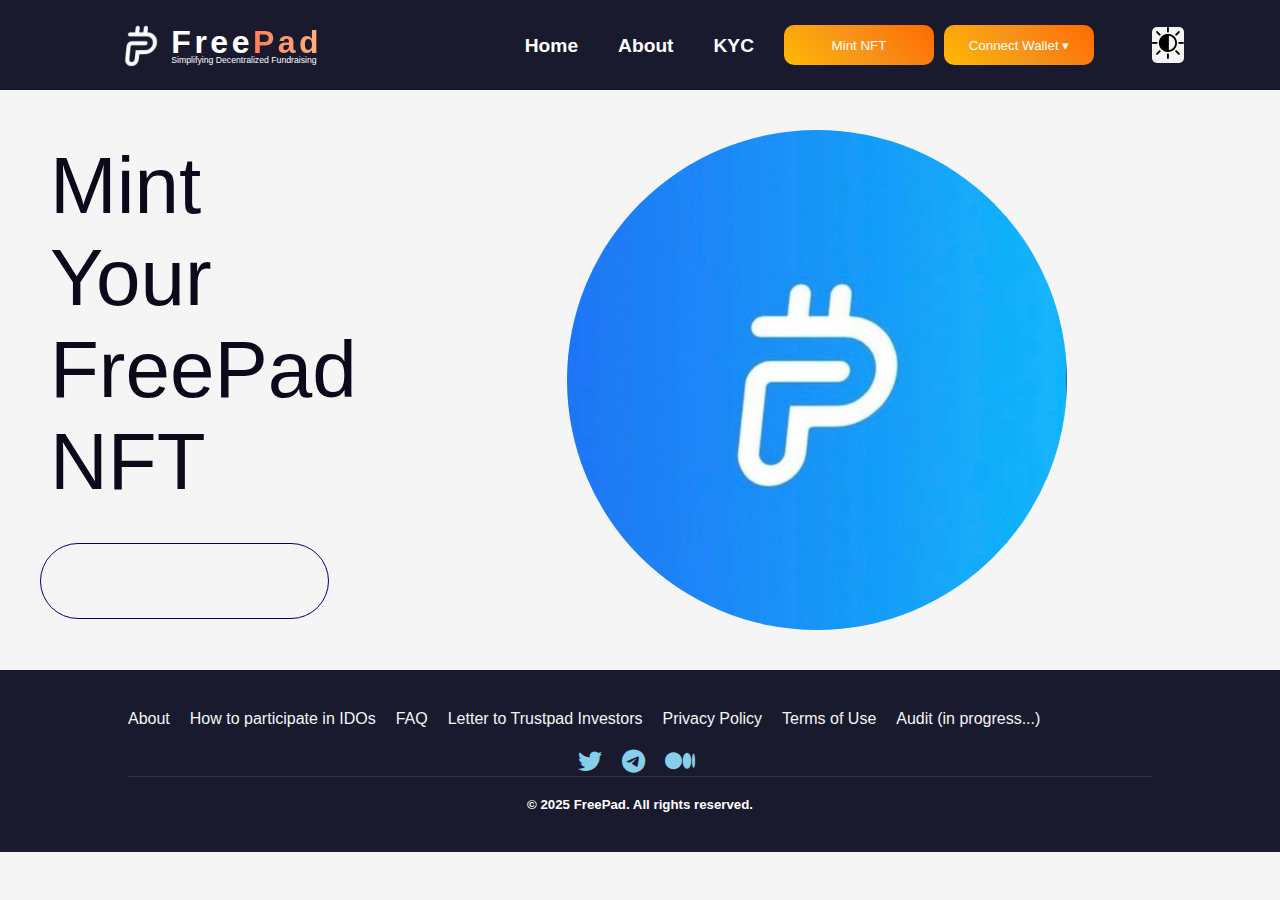
<file: mint.html>
<!DOCTYPE html>
<html lang="en">
<head>
   <meta name="author" content="BeneDeFi">
   <meta name="keywords" content="swap, Dex, cryptocurrency">
   <meta charset="utf-8">
   <meta name="robots" content="index, follow">
   <meta name="copyright" content="2025 company.com">
   <meta name="viewport" content="width=device-width, iniial-scale=1.0">
   <meta name="description" content="decentralized exchange">
   <link rel="stylesheet" href="https://cdnjs.cloudflare.com/ajax/libs/font-awesome/6.5.2/css/all.min.css">
   <title>FreePad.io/mint</title>
   <link rel="stylesheet" href="style.css">
   <link rel="icon" href="freepadlogo.png" type="image/x-icon">
   <link rel="stylesheet" href="https://cdn.jsdelivr.net/npm/aos@2.3.4/dist/aos.css">
   <script src="https://cdn.jsdelivr.net/npm/aos@2.3.4/dist/aos.js"></script>
</head>
<body>
        <nav>
            <div class="nav-container">
                <div class="nav-holder" style="padding-bottom: 30px;">
                    <div class="logo">
                        <img class="logo-img" src="logoFreepad.png" alt="logo-img">
                        <div class="logo-text">Free<span>Pad</span></div>
                    </div>
                    <div id="logo-text">Simplifying Decentralized Fundraising</div>
                </div>
                <div class="links">
                <div class="link"><a href="index.html">Home</a></div>
                <div class="link"><a href="doc.html">About</a></div>
                <div class="link"><a href="#">KYC</a></div>
                <div class="links-btn">
                    <div class="link-btn-a"><Button class="link-btn">Mint NFT</Button></div>
                    <div class="link-btn-a"><button class="link-btn">Connect Wallet &#9662;</button></div>
                   </div>
               </div>
               <div class="toggle-container">
                <button class="toggle-btn" id="theme-toggle"><img class="toggle-img" src="brightness.png" alt="brightness"></button>
              </div>
               <i class="fa-solid fa-bars hamburg" onclick="hamburg()"></i>
               </div>
            <div class="dropdown">
                <div class="links">
                    <a href="index.html">Home</a>
                    <a href="doc.html">About</a>
                    <a href="#">KYC</a>
                    <div class="links-btn">
                        <div class="link-btn-a"><Button class="link-btn">Mint NFT</Button></div>
                        <div class="link-btn-a"><button class="link-btn">Connect Wallet &#9662;</button></div>
                       </div>
                   </div>
                    <i class="fa-solid fa-xmark cancel" onclick="cancel()"></i>
            </div>
        </nav>
        <main>
            <section class="mint">
               <div class="mint-container">
                  <div>
                     <h1 class="mint-text">Mint Your FreePad NFT</h1>
                     <button class="mint-btn">Mint FreePad NFT</button>
                  </div>
                  <div style="margin-left: 200px;">
                     <a href="#"><img class="mint-img" src="freepadlogo.png" alt="NFT"></a>
                  </div>
               </div>
            </section>
        </main>
        <footer>
            <div class="footer-content">
                <!-- <div class="footer-logo">
                    <img class="footer-logo-img" src="logoFreepad.png" alt="FreePad Logo">
                    <p>Simplifying decentralized fundamentals</p>
                </div> -->
                <div class="footer-links">
                    <a class="footer-link" href="doc.html">About</a>
                    <a class="footer-link" href="ido.html">How to participate in IDOs</a>
                    <a class="footer-link" href="faq.html">FAQ</a>
                    <a class="footer-link" href="letter.html">Letter to Trustpad Investors</a>
                    <a class="footer-link" href="policy.html">Privacy Policy</a>
                    <a class="footer-link" href="terms.html">Terms of Use</a>
                    <a class="footer-link" href="#">Audit (in progress...)</a>
                </div>
            </div>
            <div class="footer-social">
              <a href="https://x.com/freepad_io?s=21"><i class="fa-brands fa-twitter"></i></a>
              <a href="https://t.me/Freepadofficial"><i class="fa-brands fa-telegram"></i></a>
              <a href="https://medium.com/@freepad.io"><i class="fa-brands fa-medium"></i></a>
            </div>
            <div class="footer-bottom">
                <h5>&copy; 2025 FreePad. All rights reserved.</h5>
            </div>
        </footer>
        <!-- <img src="logoFreepad.png" alt=""> -->
  <script src="script.js"></script>
</body>
</html>
</file>
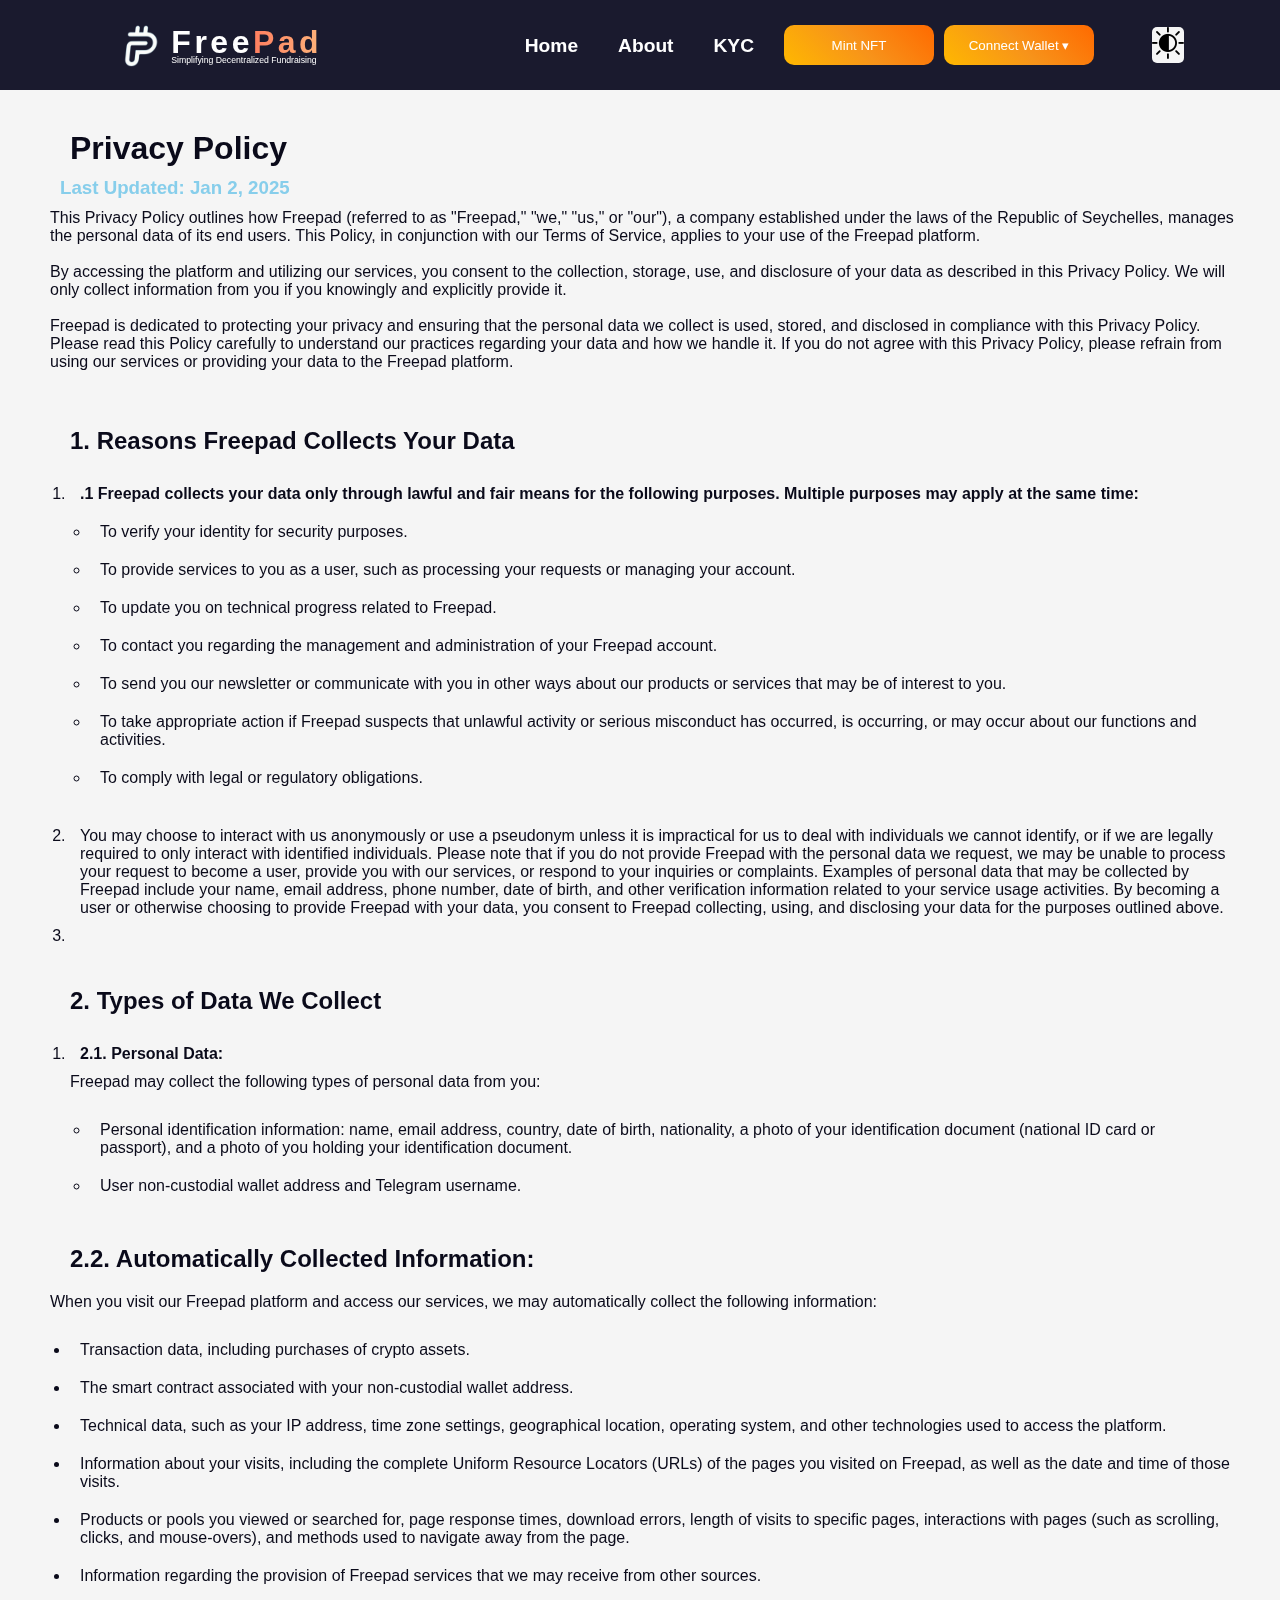
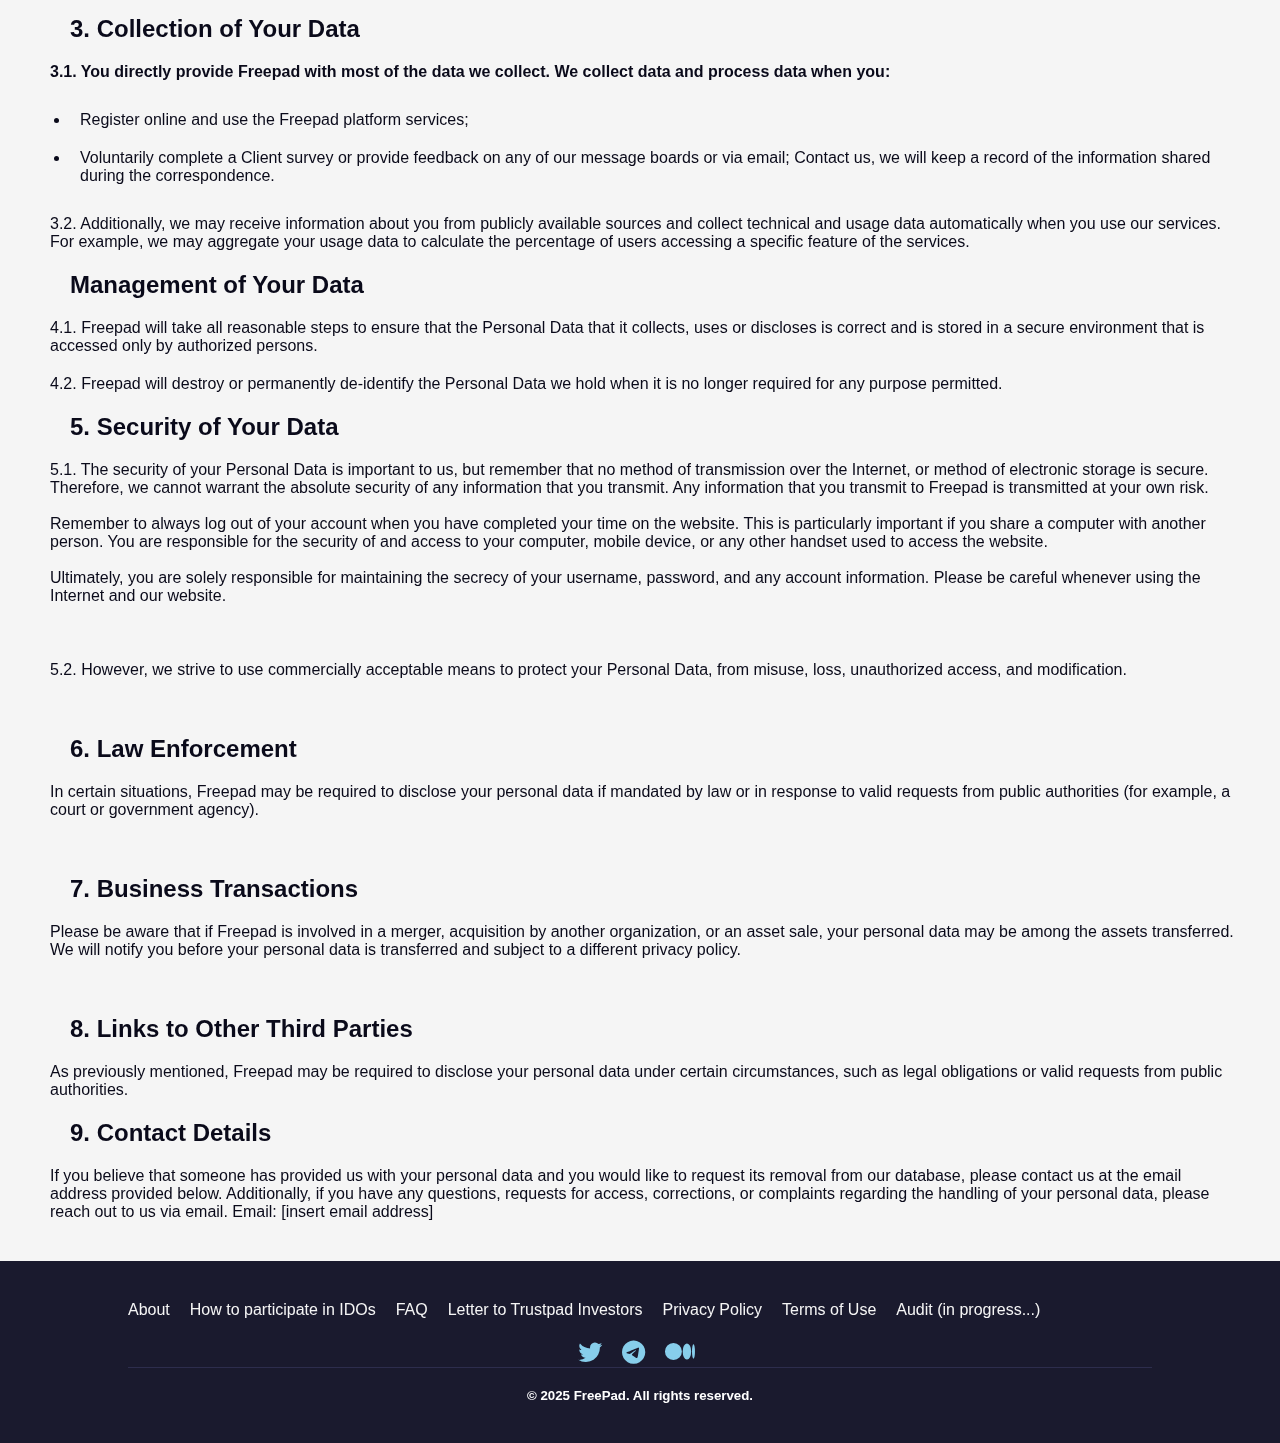
<file: policy.html>
<!DOCTYPE html>
<html lang="en">
<head>
   <meta name="author" content="BeneDeFi">
   <meta name="keywords" content="swap, Dex, cryptocurrency">
   <meta charset="utf-8">
   <meta name="robots" content="index, follow">
   <meta name="copyright" content="2025 company.com">
   <meta name="viewport" content="width=device-width, iniial-scale=1.0">
   <meta name="description" content="decentralized exchange">
   <link rel="stylesheet" href="https://cdnjs.cloudflare.com/ajax/libs/font-awesome/6.5.2/css/all.min.css">
   <title>FreePad.io/policy</title>
   <link rel="stylesheet" href="style.css">
   <link rel="icon" href="freepadlogo.png" type="image/x-icon">
   <link rel="stylesheet" href="https://cdn.jsdelivr.net/npm/aos@2.3.4/dist/aos.css">
   <script src="https://cdn.jsdelivr.net/npm/aos@2.3.4/dist/aos.js"></script>
</head>
<body>
        <nav>
            <div class="nav-container">
                <div class="nav-holder" style="padding-bottom: 30px;">
                    <div class="logo">
                        <img class="logo-img" src="logoFreepad.png" alt="logo-img">
                        <div class="logo-text">Free<span>Pad</span></div>
                    </div>
                    <div id="logo-text">Simplifying Decentralized Fundraising</div>
                </div>
                <div class="links">
                <div class="link"><a href="index.html">Home</a></div>
                <div class="link"><a href="doc.html">About</a></div>
                <div class="link"><a href="#">KYC</a></div>
                <div class="links-btn">
                    <div class="link-btn-a"><Button class="link-btn">Mint NFT</Button></div>
                    <div class="link-btn-a"><button class="link-btn">Connect Wallet &#9662;</button></div>
                   </div>
               </div>
               <div class="toggle-container">
                <button class="toggle-btn" id="theme-toggle"><img class="toggle-img" src="brightness.png" alt="brightness"></button>
              </div>
               <i class="fa-solid fa-bars hamburg" onclick="hamburg()"></i>
               </div>
            <div class="dropdown">
                <div class="links">
                    <a href="index.html">Home</a>
                    <a href="doc.html">About</a>
                    <a href="#">KYC</a>
                    <div class="links-btn">
                        <div class="link-btn-a"><Button class="link-btn">Mint NFT</Button></div>
                        <div class="link-btn-a"><button class="link-btn">Connect Wallet &#9662;</button></div>
                       </div>
                   </div>
                    <i class="fa-solid fa-xmark cancel" onclick="cancel()"></i>
            </div>
        </nav>
        <main>
            <section>
               <div class="policy">
                 <h1>Privacy Policy</h1>
                 <h3>Last Updated: Jan 2, 2025</h3>
                 <p>This Privacy Policy outlines how Freepad (referred to as "Freepad," "we," "us," or "our"), a company established under the laws of the Republic of Seychelles, manages the personal data of its end users. This Policy, in conjunction with our Terms of Service, applies to your use of the Freepad platform. <br> <br> 
                 By accessing the platform and utilizing our services, you consent to the collection, storage, use, and disclosure of your data as described in this Privacy Policy. We will only collect information from you if you knowingly and explicitly provide it. <br> <br>
                 Freepad is dedicated to protecting your privacy and ensuring that the personal data we collect is used, stored, and disclosed in compliance with this Privacy Policy. Please read this Policy carefully to understand our practices regarding your data and how we handle it. If you do not agree with this Privacy Policy, please refrain from using our services or providing your data to the Freepad platform.</p><br><br>
                 <h2>1. Reasons Freepad Collects Your Data</h2>
                 <ol><li><strong>.1 Freepad collects your data only through lawful and fair means for the following purposes. Multiple purposes may apply at the same time:</strong>
                 <ul>
                    <li>To verify your identity for security purposes.</li>
                    <li>To provide services to you as a user, such as processing your requests or managing your account.</li>
                    <li>To update you on technical progress related to Freepad.</li>
                    <li>To contact you regarding the management and administration of your Freepad account.</li>
                    <li>To send you our newsletter or communicate with you in other ways about our products or services that may be of interest to you.</li>
                    <li>To take appropriate action if Freepad suspects that unlawful activity or serious misconduct has occurred, is occurring, or may occur about our functions and activities.</li>
                    <li>To comply with legal or regulatory obligations.</li>
                 </ul>
                 </li>
                 <li>You may choose to interact with us anonymously or use a pseudonym unless it is impractical for us to deal with individuals we cannot identify, or if we are legally required to only interact with identified individuals. Please note that if you do not provide Freepad with the personal data we request, we may be unable to process your request to become a user, provide you with our services, or respond to your inquiries or complaints. Examples of personal data that may be collected by Freepad include your name, email address, phone number, date of birth, and other verification information related to your service usage activities. By becoming a user or otherwise choosing to provide Freepad with your data, you consent to Freepad collecting, using, and disclosing your data for the purposes outlined above.</li>
                 <li><p></p></li>
                 </ol>
                 <h2>2. Types of Data We Collect</h2>
                 <ol>
                    <li><strong>2.1. Personal Data:</strong><p>Freepad may collect the following types of personal data from you:</p>
                        <ul>
                            <li>Personal identification information: name, email address, country, date of birth, nationality, a photo of your identification document (national ID card or passport), and a photo of you holding your identification document. </li>
                            <li>User non-custodial wallet address and Telegram username.</li>
                        </ul>
                    </li>
                 </ol>
                 <h2>2.2. Automatically Collected Information:</h2>
                 <p>When you visit our Freepad platform and access our services, we may automatically collect the following information:</p>
                 <ul>
                    <li>Transaction data, including purchases of crypto assets.</li>
                    <li>The smart contract associated with your non-custodial wallet address.</li>
                    <li>Technical data, such as your IP address, time zone settings, geographical location, operating system, and other technologies used to access the platform.</li>
                    <li>Information about your visits, including the complete Uniform Resource Locators (URLs) of the pages you visited on Freepad, as well as the date and time of those visits.</li>
                    <li>Products or pools you viewed or searched for, page response times, download errors, length of visits to specific pages, interactions with pages (such as scrolling, clicks, and mouse-overs), and methods used to navigate away from the page.</li>
                    <li>Information regarding the provision of Freepad services that we may receive from other sources.</li>
                 </ul>
                 <h2>3. Collection of Your Data</h2>
                 <p><strong>3.1. You directly provide Freepad with most of the data we collect. We collect data and process data when you:</strong></p>
                 <ul>
                    <li>Register online and use the Freepad platform services;</li>
                    <li>Voluntarily complete a Client survey or provide feedback on any of our message boards or via email; Contact us, we will keep a record of the information shared during the correspondence.</li>
                 </ul>
                 <p>3.2. Additionally, we may receive information about you from publicly available sources and collect technical and usage data automatically when you use our services. For example, we may aggregate your usage data to calculate the percentage of users accessing a specific feature of the services.</p>
                 <h2>Management of Your Data</h2>
                 <p>4.1. Freepad will take all reasonable steps to ensure that the Personal Data that it collects, uses or discloses is correct and is stored in a secure environment that is accessed only by authorized persons.</p>
                 <p>4.2. Freepad will destroy or permanently de-identify the Personal Data we hold when it is no longer required for any purpose permitted.</p>
                 <h2>5. Security of Your Data</h2>
                 <p>5.1. The security of your Personal Data is important to us, but remember that no method of transmission over the Internet, or method of electronic storage is secure. Therefore, we cannot warrant the absolute security of any information that you transmit. Any information that you transmit to Freepad is transmitted at your own risk. <br><br>
                 Remember to always log out of your account when you have completed your time on the website. This is particularly important if you share a computer with another person. You are responsible for the security of and access to your computer, mobile device, or any other handset used to access the website. <br> <br>
                 Ultimately, you are solely responsible for maintaining the secrecy of your username, password, and any account information. Please be careful whenever using the Internet and our website.</p> <br><br>
                 <p>5.2. However, we strive to use commercially acceptable means to protect your Personal Data, from misuse, loss, unauthorized access, and modification.</p> <br> <br>
                 <h2>6. Law Enforcement</h2>
                 <p>In certain situations, Freepad may be required to disclose your personal data if mandated by law or in response to valid requests from public authorities (for example, a court or government agency).</p> <br> <br>
                 <h2>7. Business Transactions</h2>
                 <p>Please be aware that if Freepad is involved in a merger, acquisition by another organization, or an asset sale, your personal data may be among the assets transferred. We will notify you before your personal data is transferred and subject to a different privacy policy.</p> <br> <br>
                 <h2>8. Links to Other Third Parties</h2>
                 <p>As previously mentioned, Freepad may be required to disclose your personal data under certain circumstances, such as legal obligations or valid requests from public authorities.</p>
                 <h2>9. Contact Details</h2>
                 <p>If you believe that someone has provided us with your personal data and you would like to request its removal from our database, please contact us at the email address provided below. Additionally, if you have any questions, requests for access, corrections, or complaints regarding the handling of your personal data, please reach out to us via email. Email: [insert email address]</p>
               </div>
            </section>
        </main>
        <footer>
            <div class="footer-content">
                <!-- <div class="footer-logo">
                    <img class="footer-logo-img" src="logoFreepad.png" alt="FreePad Logo">
                    <p>Simplifying decentralized fundamentals</p>
                </div> -->
                <div class="footer-links">
                    <a class="footer-link" href="doc.html">About</a>
                    <a class="footer-link" href="ido.html">How to participate in IDOs</a>
                    <a class="footer-link" href="faq.html">FAQ</a>
                    <a class="footer-link" href="letter.html">Letter to Trustpad Investors</a>
                    <a class="footer-link" href="policy.html">Privacy Policy</a>
                    <a class="footer-link" href="terms.html">Terms of Use</a>
                    <a class="footer-link" href="#">Audit (in progress...)</a>
                </div>
            </div>
            <div class="footer-social">
              <a href="https://x.com/freepad_io?s=21"><i class="fa-brands fa-twitter"></i></a>
              <a href="https://t.me/Freepadofficial"><i class="fa-brands fa-telegram"></i></a>
              <a href="https://medium.com/@freepad.io"><i class="fa-brands fa-medium"></i></a>
            </div>
            <div class="footer-bottom">
                <h5>&copy; 2025 FreePad. All rights reserved.</h5>
            </div>
        </footer>
        <!-- <img src="logoFreepad.png" alt=""> -->
  <script src="script.js"></script>
</body>
</html>
</file>
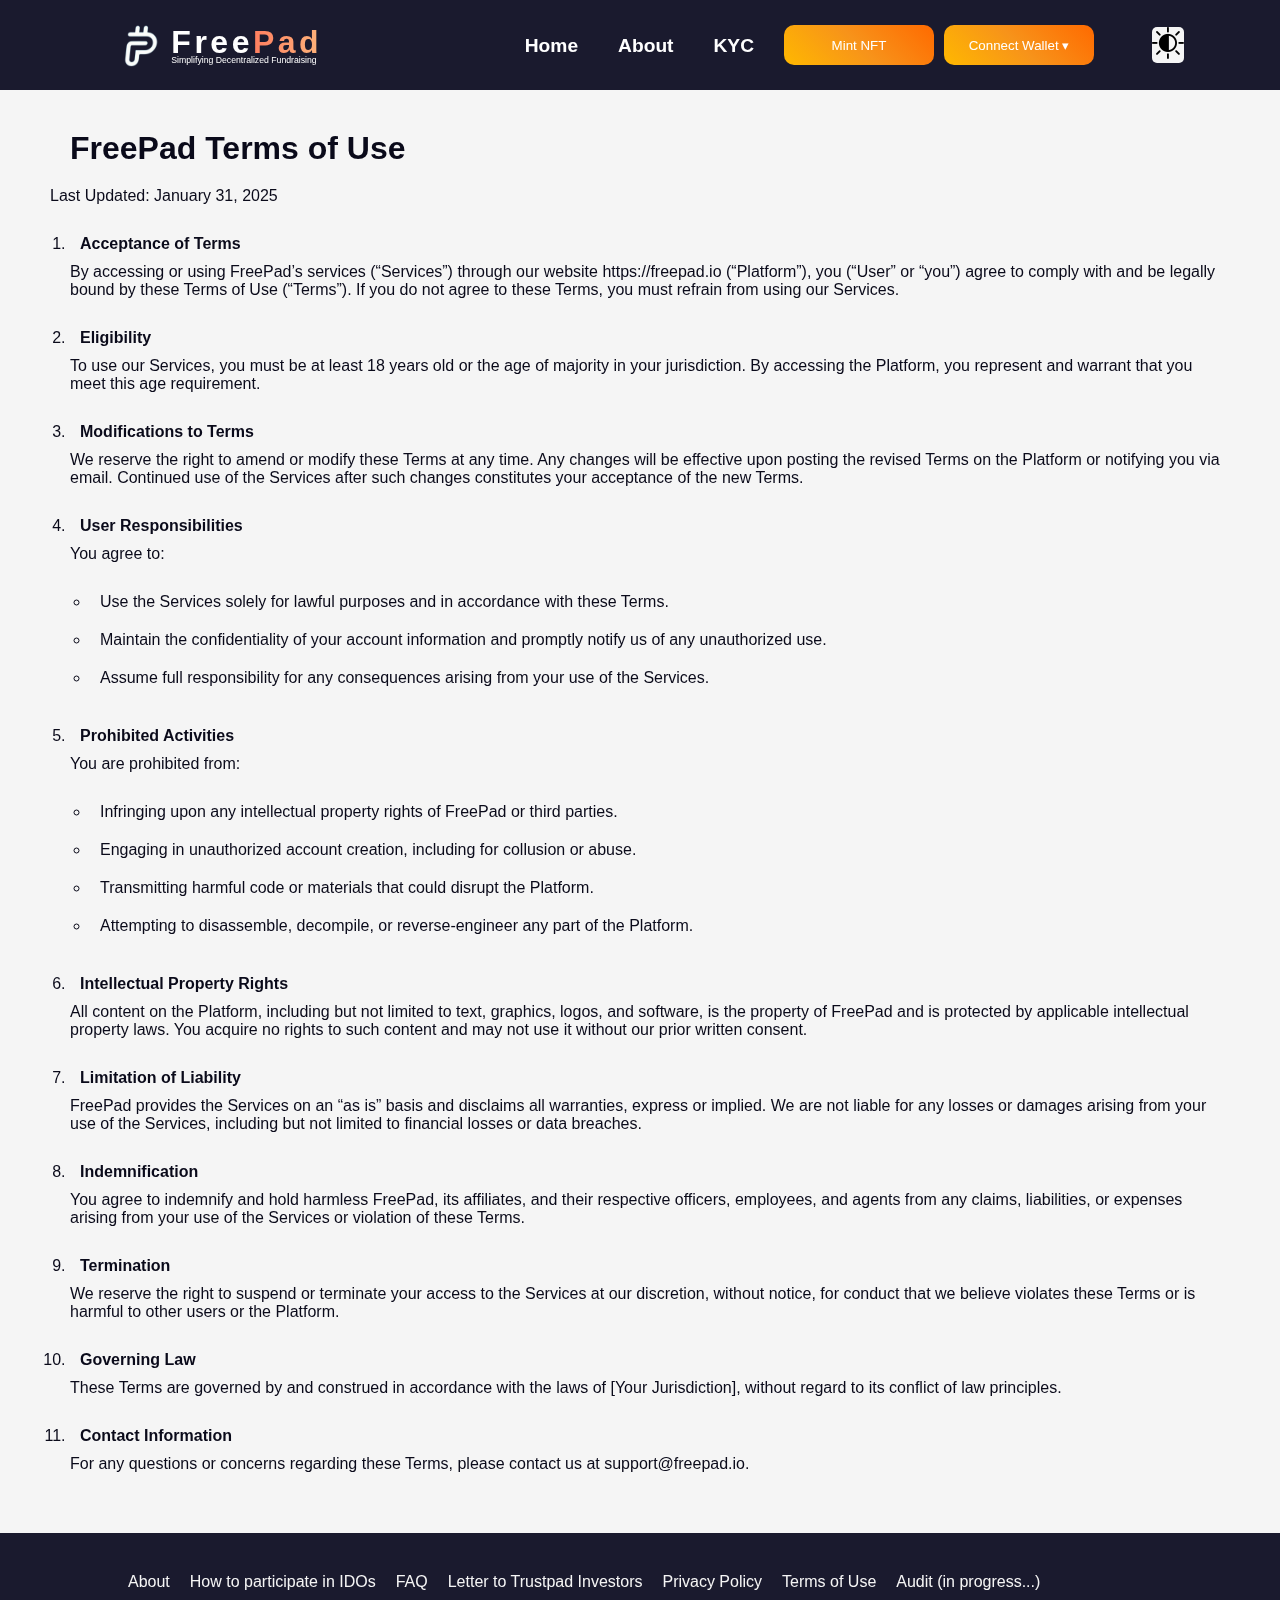
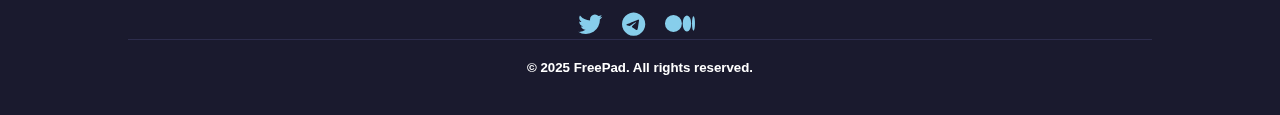
<file: terms.html>
<!DOCTYPE html>
<html lang="en">
<head>
   <meta name="author" content="BeneDeFi">
   <meta name="keywords" content="swap, Dex, cryptocurrency">
   <meta charset="utf-8">
   <meta name="robots" content="index, follow">
   <meta name="copyright" content="2025 company.com">
   <meta name="viewport" content="width=device-width, iniial-scale=1.0">
   <meta name="description" content="decentralized exchange">
   <link rel="stylesheet" href="https://cdnjs.cloudflare.com/ajax/libs/font-awesome/6.5.2/css/all.min.css">
   <title>FreePad.io/terms</title>
   <link rel="stylesheet" href="style.css">
   <link rel="icon" href="freepadlogo.png" type="image/x-icon">
   <link rel="stylesheet" href="https://cdn.jsdelivr.net/npm/aos@2.3.4/dist/aos.css">
   <script src="https://cdn.jsdelivr.net/npm/aos@2.3.4/dist/aos.js"></script>
</head>
<body>
        <nav>
            <div class="nav-container">
                <div class="nav-holder" style="padding-bottom: 30px;">
                    <div class="logo">
                        <img class="logo-img" src="logoFreepad.png" alt="logo-img">
                        <div class="logo-text">Free<span>Pad</span></div>
                    </div>
                    <div id="logo-text">Simplifying Decentralized Fundraising</div>
                </div>
                <div class="links">
                <div class="link"><a href="index.html">Home</a></div>
                <div class="link"><a href="doc.html">About</a></div>
                <div class="link"><a href="#">KYC</a></div>
                <div class="links-btn">
                    <div class="link-btn-a"><Button class="link-btn">Mint NFT</Button></div>
                    <div class="link-btn-a"><button class="link-btn">Connect Wallet &#9662;</button></div>
                   </div>
               </div>
               <div class="toggle-container">
                <button class="toggle-btn" id="theme-toggle"><img class="toggle-img" src="brightness.png" alt="brightness"></button>
              </div>
               <i class="fa-solid fa-bars hamburg" onclick="hamburg()"></i>
               </div>
            <div class="dropdown">
                <div class="links">
                    <a href="index.html">Home</a>
                    <a href="doc.html">About</a>
                    <a href="#">KYC</a>
                    <div class="links-btn">
                        <div class="link-btn-a"><Button class="link-btn">Mint NFT</Button></div>
                        <div class="link-btn-a"><button class="link-btn">Connect Wallet &#9662;</button></div>
                       </div>
                   </div>
                    <i class="fa-solid fa-xmark cancel" onclick="cancel()"></i>
            </div>
        </nav>
        <main>
            <section >
              <div class="terms">
                  <h1>FreePad Terms of Use</h1>
                  <p>Last Updated: January 31, 2025</p>
                  <ol>
                     <li><strong>Acceptance of Terms</strong><p>By accessing or using FreePad’s services (“Services”) through our website <span>https://freepad.io</span> (“Platform”), you (“User” or “you”) agree to comply with and be legally bound by these Terms of Use (“Terms”). If you do not agree to these Terms, you must refrain from using our Services.</p></li>
                     <li><strong>Eligibility</strong><p>To use our Services, you must be at least 18 years old or the age of majority in your jurisdiction. By accessing the Platform, you represent and warrant that you meet this age requirement.</p></li>
                     <li><strong>Modifications to Terms</strong><p>We reserve the right to amend or modify these Terms at any time. Any changes will be effective upon posting the revised Terms on the Platform or notifying you via email. Continued use of the Services after such changes constitutes your acceptance of the new Terms.</p></li>
                     <li><strong>User Responsibilities</strong><p>You agree to:</p>
                        <ul>
                            <li>Use the Services solely for lawful purposes and in accordance with these Terms.</li>
                            <li>Maintain the confidentiality of your account information and promptly notify us of any unauthorized use.</li>
                            <li>Assume full responsibility for any consequences arising from your use of the Services.</li>
                        </ul>
                     </li>
                     <li><strong>Prohibited Activities</strong><p>You are prohibited from:</p>
                        <ul>
                            <li>Infringing upon any intellectual property rights of FreePad or third parties.</li>
                            <li>Engaging in unauthorized account creation, including for collusion or abuse.</li>
                            <li>Transmitting harmful code or materials that could disrupt the Platform.</li>
                            <li>Attempting to disassemble, decompile, or reverse-engineer any part of the Platform.</li>
                        </ul>
                     </li>
                     <li><strong>Intellectual Property Rights</strong><p>All content on the Platform, including but not limited to text, graphics, logos, and software, is the property of FreePad and is protected by applicable intellectual property laws. You acquire no rights to such content and may not use it without our prior written consent.</p></li>
                     <li><strong>Limitation of Liability</strong><p>FreePad provides the Services on an “as is” basis and disclaims all warranties, express or implied. We are not liable for any losses or damages arising from your use of the Services, including but not limited to financial losses or data breaches.</p></li>
                     <li><strong>Indemnification</strong><p>You agree to indemnify and hold harmless FreePad, its affiliates, and their respective officers, employees, and agents from any claims, liabilities, or expenses arising from your use of the Services or violation of these Terms.</p></li>
                     <li><strong>Termination</strong><p>We reserve the right to suspend or terminate your access to the Services at our discretion, without notice, for conduct that we believe violates these Terms or is harmful to other users or the Platform.</p></li>
                     <li><strong>Governing Law</strong><p>These Terms are governed by and construed in accordance with the laws of [Your Jurisdiction], without regard to its conflict of law principles.</p></li>
                     <li><strong>Contact Information</strong><p>For any questions or concerns regarding these Terms, please contact us at support@freepad.io.</p></li>
                  </ol>
              </div>
            </section>
        </main>
        <footer>
            <div class="footer-content">
                <!-- <div class="footer-logo">
                    <img class="footer-logo-img" src="logoFreepad.png" alt="FreePad Logo">
                    <p>Simplifying decentralized fundamentals</p>
                </div> -->
                <div class="footer-links">
                    <a class="footer-link" href="doc.html">About</a>
                    <a class="footer-link" href="ido.html">How to participate in IDOs</a>
                    <a class="footer-link" href="faq.html">FAQ</a>
                    <a class="footer-link" href="letter.html">Letter to Trustpad Investors</a>
                    <a class="footer-link" href="policy.html">Privacy Policy</a>
                    <a class="footer-link" href="terms.html">Terms of Use</a>
                    <a class="footer-link" href="#">Audit (in progress...)</a>
                </div>
            </div>
            <div class="footer-social">
              <a href="https://x.com/freepad_io?s=21"><i class="fa-brands fa-twitter"></i></a>
              <a href="https://t.me/Freepadofficial"><i class="fa-brands fa-telegram"></i></a>
              <a href="https://medium.com/@freepad.io"><i class="fa-brands fa-medium"></i></a>
            </div>
            <div class="footer-bottom">
                <h5>&copy; 2025 FreePad. All rights reserved.</h5>
            </div>
        </footer>
        <!-- <img src="logoFreepad.png" alt=""> -->
  <script src="script.js"></script>
</body>
</html>
</file>
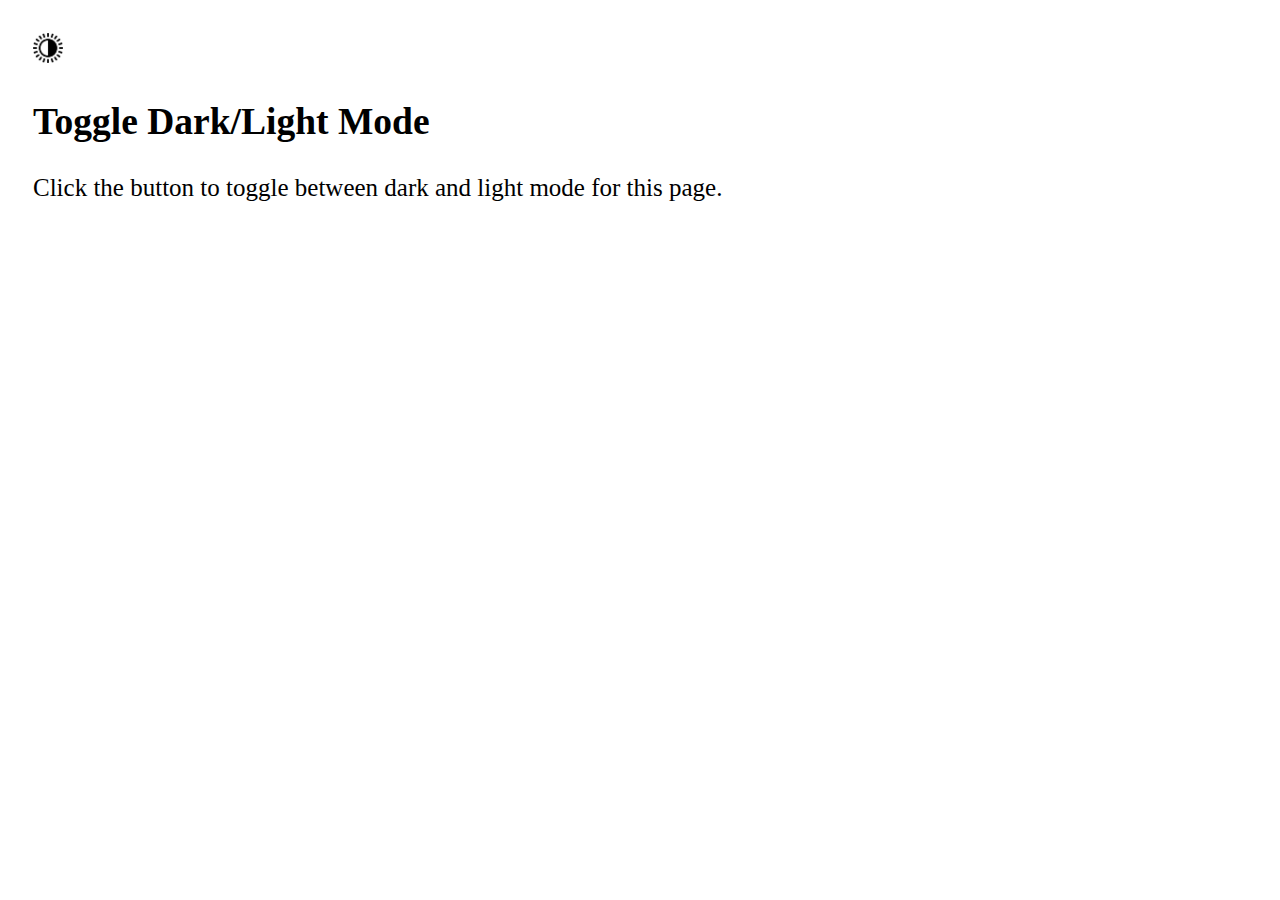
<file: work/toggle.html>
<!DOCTYPE html>
<html>
<head>
    <link rel="stylesheet" href="https://cdnjs.cloudflare.com/ajax/libs/font-awesome/6.5.2/css/all.min.css">
<meta name="viewport" content="width=device-width, initial-scale=1">
<style>
body{
  padding: 25px;
  background-color: white;
  color: black;
  font-size: 25px;
}

.dark-mode{
  background-color: black;
  color: white;
}

.toggle-img{
    width: 30px;
    height: 30px;
}

.toggle-img, .dark-mode{
    color: white;
}
</style>
</head>
<body>
    <img onclick="myFunction()" class="toggle-img" src="toggle.png" alt="light and dark mode">
<h2>Toggle Dark/Light Mode</h2>
<p>Click the button to toggle between dark and light mode for this page.</p>

<!-- <button onclick="myFunction()"><i class="fa-solid fa-toggle-on"></i></button> -->

<script>
function myFunction() {
   var element = document.body;
   element.classList.toggle("dark-mode");
}
</script>

</body>
</html>
</file>
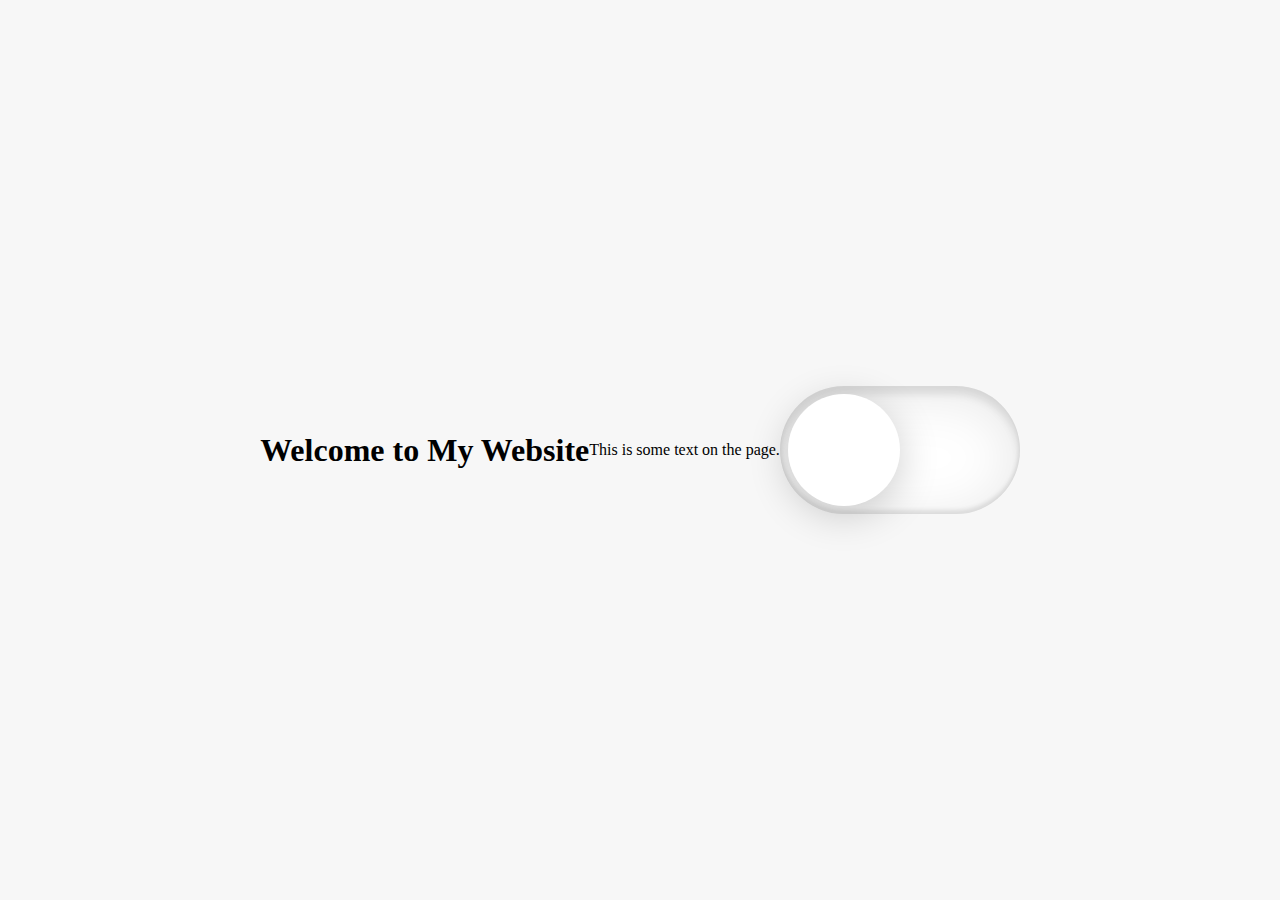
<file: work/toggle/toggle.html>
<!DOCTYPE html>
<html lang="en">
<head>
    <meta charset="UTF-8">
    <meta http-equiv="X-UA-Compatible" content="IE=edge">
    <meta name="viewport" content="width=device-width, initial-scale=1.0">
    <title>Animated Dark Mode Button |Dev Mode</title>

    <!-- CSS -->
    <link rel="stylesheet" href="styles.css">

    <!-- ICONS CDN FONTAWESOME -->
    <link rel="stylesheet" href="https://cdnjs.cloudflare.com/ajax/libs/font-awesome/6.1.2/css/all.min.css" integrity="sha512-1sCRPdkRXhBV2PBLUdRb4tMg1w2YPf37qatUFeS7zlBy7jJI8Lf4VHwWfZZfpXtYSLy85pkm9GaYVYMfw5BC1A==" crossorigin="anonymous" referrerpolicy="no-referrer" />
    
</head>
<body>
    <h1>Welcome to My Website</h1>
    <p>This is some text on the page.</p>
  <div class="btn">
    <div class="btn__indicator">
      <div class="btn__icon-container">
        <i class="btn__icon fa-solid"></i>
      </div>
    </div>
  </div>

  <script src="main.js"></script>

</body>
</html>
</file>
<file: style.css>
/* @import url('https://fonts.googleapis.com/css2?family=Poppins:wght@100;200;300;400;500;600&display=swap');  */

*{
    padding: 0;
    margin: 0;
    font-family: 'Poppins', sans-serif;
    box-sizing: border-box;
}

body{
    width: 100%;
    height: 100vh;
    max-width: 100vw;
    position: relative;
    overflow-x: hidden;
    /* background-color: #0a0a1a; */
    transition: background-color 0.3s, color 0.3s;
}

body.light-mode p{
  background-color: whitesmoke;
  color: #0a0a1a;
}

body.light-mode h5{
  color: #ffffff;
}

/* Light Mode */
body.light-mode {
  background-color: whitesmoke;
  color: #0a0a1a;
}

/* Dark Mode */
body.dark-mode{
  background-color:#0a0a1a;
  color: #ffffff;
}

.toggle-img{
  width: 2em;
  height: 2em;
}
.toggle-container {
  text-align: right;
  padding: 5px;
  margin-left: -130px;
}

.toggle-btn {
  font-size: 1rem;
  background-color: whitesmoke;
  border: none;
  cursor: pointer;
  border-radius: 5px;
  transition: background-color 0.3s;
}

.toggle-btn:hover {
  background-color: #0a0a1a;
}

nav{
    width: 100%;
    height: 10vh;
    /* position: ; */
    background-color: #1a1a2e;
    top: 0.5px;
    z-index: 1000;
}

.nav-container{
    width: 100%;
    height: 100%;
    display: flex;
    justify-content: space-around;
    align-items: center;
}

.logo{
    color: white;
    font-size: 2rem;
    font-weight: bold;
}

.logo span{
    color: darkorange;
    font-weight: bold; 
    background: linear-gradient(to right, #ff7e5f, #feb47b); 
    background-clip: text; 
    -webkit-text-fill-color: transparent;
}

.hamburg,
.cancel{
    cursor: pointer;
    position: absolute;
    right: 15px;
    top: 10px;
    color: white;
    display: none;
    font-size: clamp(2.5rem, 0.5rem + 5vw, 3rem);
}

.nav-container .links{
    display: flex;
}

.nav-container .links a{
    position: relative;
    font-size: 1.2rem;
    color: white;
    margin: 0 20px;
    text-decoration: none;
    font-weight: 550;
    transition: 0.3s linear;
}

.nav-container .links a::before{
    position: absolute;
    content: "";
    bottom: -3px;
    left: 0;
    width: 0%;
    height: 3px;
    /* background-color: rgb(94, 80, 4); */
    transition: 0.2s linear;
}

.nav-container .links a:hover::before{
    width: 100%;
}

.nav-container .links a:hover{
    color: rgb(112, 96, 5);
}

.dropdown{
    z-index: 100;
    position: absolute;
    top: 0;
    transform: translateY(-500px);
    width: 100%;
    height: auto;
    backdrop-filter: blur(4px) brightness(40%);
    box-shadow: 0 0 20px black;
    transition: 0.2s linear;
}

.dropdown .links a{
    display: flex;
    color: white;
    text-decoration: none;
    justify-content: center;
    padding: 15px 0;
    align-items: center;
    transition: 0.2s linear;
}

.dropdown .links a:hover{
    background-color: rgb(139, 119, 1);
}

.typewriter{
    font-size: clamp(1rem, 1rem + 5vw, 2.5rem);
    font-weight: 600;
}

.logo{
    display: flex;
}
.logo-img{
    width: 100px;
    height: 100px;
}

.logo-text{
    padding-top: 29px;
    margin-left: -20px;
    letter-spacing: 3.5px;
}

#logo-text{
    color: white;
    margin-top: -40px;
    font-size: 8.7px;
    margin-left: 80px;
}

.links-btn{
    display: flex;
    padding-bottom: 20px;
    /* padding-right: 100px; */
}

.link-btn{
    height: 40px;
    width: 150px;
    margin-top: 20px;
    color: white;
    /* background:  linear-gradient(195.36deg, #00185c 9.49%, #000b49 50.15%, #04012b 88.8%); */
    background: linear-gradient(45deg, #FFB800, #F7931A, #FF6A00);
    cursor: pointer;
    border-radius: 10px;
    border: none;
    text-align: center;
}

.link-btn-a{
    /* padding-left: -100px; */
    /* padding: 10px; */
    padding-left: 10px;
}

.links .link{
    margin-top: 30px;
}

  .hero {
    /* background: linear-gradient(135deg, #1a1a2e, #0a0a1a); */
    padding: 100px 10%;
    text-align: center;
    /* color: whitesmoke; */
  }

  /* .hero::after{
    content: '';
    position: fixed;
    width: 100%;
    height: 100%;
    background: url('logoFreepad.png');
    background-repeat: no-repeat;
    filter: blur(4px);
    z-index: -1; 
  } */
   
  
  .hero h1 {
    font-size: 48px;
    margin-bottom: 20px;
    color: #87CEEB ;
  }
  
  .hero p {
    font-size: 18px;
    margin-bottom: 40px;
   
  }
  
  .hero-buttons {
    display: flex;
    justify-content: center;
    
   
    
  }
  
  .hero-buttons .btn-primary, .hero-buttons .btn-secondary {
    padding: 15px 30px;
    border: none;
    border-radius: 5px;
    cursor: pointer;
    font-weight: 600;
   
  }
  
  .hero-buttons .btn-primary {
    background-color: #1a1a2e;
    /* width: 500px; */
    /* height: 200px; */
    font-size: 30px;
    color: #87CEEB;
     border: 0.5px solid navy;
   
  }
  
  .hero-buttons .btn-secondary {
    background-color: #2d2d4d;
    color: #ffffff;
  }

.ido-btn {
  width: 150px;
  height: 50px;
  cursor: pointer;
  color: #188ab8;
  background: transparent;
  border: 0.5px solid navy;
  /* color: white; */
  margin-left: -7px;
  border-radius: 10px;
}

#select-chain #search-token{
  width: 150px;
  height: 50px;
  cursor: pointer;
  background: transparent;
  border: 0.5px solid navy;
  color: white;
  text-align: center;
}

/* .ido-title{
  font-size: x-large;
  font-weight: 400;
  color: white;
  text-decoration: none;
  margin-bottom: -30px;
}

.ido-img {
  width: 100px;
  height: 100px; 
  border-radius: 50%; 
  object-fit: cover;
  margin-left: 70px;
  border: 1px solid white;
}

.ido-chain-img {
  width: 40px;
  height: 40px; 
  border-radius: 50%; 
  object-fit: cover;
  margin-left: -17px;
  border: 1px solid white;
  margin-bottom: -13px;  
}

.ido-status{
  width: 80px;
  height: 20px;
  background-color: navy;
  color: skyblue;
  border: none;
  border-radius: 10px;
  margin-bottom: -200px;
}

.social-links-img{
  width: 20px;
  height: 20px;
}

.social-link-img{
  margin-left: 100px;
}

.ido-token-discription{
  color: white;
  text-align: center;
  font-size: smaller;
  font-weight: 100;
  padding: 10px;
}

.ido-card{
  width: 26%;
  height: 500px;
  padding: 20px;
  margin-left: 70px;
  border: 1px solid orange;
}

#IDOs{
  margin-top: 120px;
}

.ido-card-container {
  display: flex;
  padding: 20px;
} */

#IDOs{
  background-color: #0a0a1a;
}


#ido-btn-container{
  display: flex;
  flex-direction: row;
  flex-wrap: wrap;
  justify-content: center;
  align-items: center;
  gap: 15px;
  margin-left: 20px;
}  

.class {
  padding-right: 10px;
  justify-content: center;
}

.Klass{
  display: flex;
  align-items: center;
  justify-content: center;
  margin-top: 10px;
}

.projects {
  padding: 80px 10%;
  text-align: center;
}

.projects h2 {
  font-size: 36px;
  margin-bottom: 40px;
  color: #87CEEB ;
}

.project-grid {
  display: grid;
  grid-template-columns: repeat(3, 1fr);
  gap: 20px;
}

.project-card {
  background-color: #1a1a2e;
  padding: 20px;
  border-radius: 10px;
  border: solid 0.5px navy;
  text-align: center;
  color: #87CEEB;

}

.how-it-works {
  padding: 80px 10%;
  text-align: center;
  color: #87CEEB;
}

/* .how-it-work{
  display: flex;
} */

.how-it-works h2 {
  font-size: 36px;
  margin-bottom: 40px;
}

.steps {
  display: flex;
  justify-content: space-around;
  gap: 20px;
}

.steps .step {
  background-color: #1a1a2e;
  padding: 20px;
  border-radius: 10px;
  text-align: center;
  width: 30%;
}

.steps .step i {
  font-size: 48px;
  margin-bottom: 20px;
}

.steps .step h3 {
  font-size: 24px;
  margin-bottom: 10px;
}

.steps .step p {
  font-size: 16px;
  /* color: whitesmoke; */
}

.step, a{
  text-decoration: none;
}

.step, a, i, h3{
  color: #87CEEB;
}

/* .step {
  text-decoration: none;
} */
  /* .footer {
    background-color: #2d3748;
    color: white;
    padding: 2rem 0;
}
  
  
  .footer-container {
    max-width: 1200px;
    margin: 0 auto;
    display: flex;
    grid-template-columns: 1fr;
    gap: 2rem;
    text-align: left;
  }
  
  .footer-heading {
    display: flex;
    font-size: 1.25rem;
    font-weight: bold;
    margin-bottom: 1rem;
  }
  
  .footer-text {
    font-size: 0.875rem;
    color: #a0aec0;
  }
  
  .footer-links {
    font-size: 0.875rem;
    color: #a0aec0;
    list-style: none;
    padding: 0;
  }
  
  .footer-links img{
    width:30px;
    border: solid blue 1px;
   background: blue;
   border-radius: 50%;
  
  }
  
  .footer-linkk img{
    background: white;
  }
  .footer-link {
    text-decoration: none;
    color: inherit;
    transition: color 0.2s;
  }
  
  .footer-link:hover {
    color: #fff;
  }
  
  .footer-bottom {
    text-align: center;
    border-top: 1px solid #4a5568;
    margin-top: 2rem;
    padding-top: 1rem;
    color: #718096;
  } */

/* #IDOs {
  background-image: linear-gradient(#000, rgb(66, 66, 221), rgb(22, 16, 5));
} */

footer {
  background-color: #1a1a2e;
  padding: 40px 10%;
  text-align: center;
}

footer .footer-content {
  display: flex;
  justify-content: space-between;
  align-items: center;
  margin-bottom: 20px;
}

footer .footer-logo img {
  height: 40px;
  padding: 0px 10px 5px 0px;
  /* margin-bottom: 10px; */
}

.footer-logo{
  display: flex;
}

.footer-logo, p{
  color: whitesmoke;
  margin-left: -20px;
}

footer .footer-links {
  display: flex;
  gap: 20px;
}

footer .footer-links a {
  color: whitesmoke;
  text-decoration: none;
}

footer .footer-social {
  display: flex;
  gap: 20px;
}

.footer-social a:hover {
  color: #0d76a0;
  background-color: rgba(135, 206, 235, 0.2);
  transform: scale(1.5); 
  text-decoration: none; 
}

footer .footer-social a {
  color: #ffffff;
  font-size: 24px;
}

footer .footer-bottom {
  border-top: 1px solid #2d2d4d;
  padding-top: 20px;
}

.footer-link {
  color: #000;
  text-decoration: none;
  transition: color 0.3s ease, background-color 0.3s ease, transform 0.3s ease;
}

.footer-link:hover {
  color: #87CEEB;
  background-color: rgba(135, 206, 235, 0.2);
  transform: scale(1.05); 
  text-decoration: none; 
}

.footer-social{
  padding-left: 450px;
}

.how-to-participate {
  /* color: whitesmoke; */
  margin-left: 30px;
}

.how-to-participate, h1, ol{
  padding: 20px;
}

.how-to-participate, li{
  padding: 10px;
}

.documentation{
  /* color: whitesmoke; */
  padding: 30px;
  margin-left: 25px;
}

.documentation, h1, h2{
  padding: 10px;
}

.documentation, ul, ol, li, p{
  padding: 10px;
}

.faq {
  /* color: whitesmoke; */
  padding: 20px;
  margin-left: 30px;
}

.mint-container, .mint-text{
  /* color: whitesmoke; */
  font-size: 80px;
  font-weight: 50;
}

.mint-container{
  display: flex;
  margin: 40px;
}

.mint-container, .mint-img{
  width: 500px;
  height: 500px;
  border-radius: 50%;
}

.mint-btn {
  background-color: transparent;
  color: whitesmoke;
  font-size: 30px;
  padding: 20px;
  border: 1px solid navy;
  border-radius: 50px;
  cursor: pointer;
}

.letter {
  /* color: whitesmoke; */
  padding: 20px;
  margin-left: 20px;
}

.terms{
  /* color: whitesmoke; */
  padding: 30px;
  margin-left: 30px;
}

.policy{
  /* color: whitesmoke; */
  padding: 30px;
  margin-left: 30px;
}


@media (max-width:1200px) {
    nav, .logo-container{
        padding: 20px;
        padding-bottom: 35px;
        padding-right: 60px;
        flex-direction: column;
        align-items: center;
    }

    nav{
    max-width: 100%;
    /* margin-left: 17px; */
    /* margin-top: 10px; */
    background-color: transparent;
    display: flex;
    flex-direction: column;
    align-items: center;
    box-shadow: 0px 4px 20px 0px rgba(0, 0, 0, 0.30);
    background-color: #1a1a2e;
    /* box-shadow: 0px 4px 20px 0px rgba(0, 0, 0, 0.1);  */
    }

    .nav-container .links{
        display: none;
    }

    .logo{
      width: 100%;
      display: flex;
      /* align-items: center;
      align-content: center;
      gap: 8px; */
    }

    .logo-text {
      margin-bottom: 30px; 
      margin-left: 10px;
      letter-spacing: 3.8px;
    }

    #logo-text{
      padding: 3px;
      margin-left: -0px;
      padding-left: 60px;
    }

    .nav-holder{
      width: 100%;
      padding-left: 10px;
      /* margin-bottom: 10px; */
    }

    .hamburg,
    .cancel{
        display: block;
        color: #188ab8;
    }

    .links-btn{
      /* padding-left: 50px; */
      justify-content: center;
      padding: 15px 0;
      align-items: center;
      transition: 0.2s linear;
    }

    body.light-mode h5{
      background-color: whitesmoke;
      color: #0a0a1a;
    }
    
    /* Dark Mode */
    body.dark-mode h5{
      background-color:#0a0a1a;
      color: #ffffff;
    }
    

    .logo-img{
      margin-top: 25px;
      height: 50px;
      width: 50px;
      background-color: #F7931A;
    }

    section{
      margin-top: 70px;
      padding: 20px;
    }
    .main_h1 {
      font-size: large;
      text-align: center;
    }
  
    .main_h1 span {
      font-size: 45px;
    }
  
    .sales_stats {
      flex-direction: column;
      font-size: medium;
    }
  
    .stats {
      width: 200px;
      height: 80px;
      padding: 30px;
    }
  
  .stats span{
    font-size: large;
  }

  #select-chain, #search-token{
    width: 100%;
    flex-direction: column;
  }

  .documentation{
    padding-left: 40px;
    /* text-align: center; */
  }

    .blocks {
      padding: 0 15px;
    }
  
    .blocks h3 {
      font-size: large;
    }
  
    .blocks p {
      font-size: medium;
    }

    .hero{
      margin-left: 30px;
    }
  
    .footer-logo-img{
      display: none;
    }
    footer {
      padding: 30px 5%;
      margin-left: 36px;
      background-color: transparent;
    }
  
    footer .footer-content {
      flex-direction: column;
      align-items: center;
      text-align: center;
    }
  
    footer .footer-links {
      flex-direction: column;
      gap: 10px;
      margin-bottom: 20px;
    }

    footer .footer-links a{
      color: #188ab8;
    }
  
    footer .footer-social {
      gap: 10px;
    }
  
    footer .footer-social a {
      font-size: 20px;
    }

    .footer-social{
      padding-left: 110px;
    }


  .IDOs, .how-it-works{
    margin-top: -80px;
  }
 
  #ido-btn-container{
    display: flex;
    flex-direction: row;
    flex-wrap: wrap;
    justify-content: center;
    align-items: center;
    gap: 15px;
    margin-left: 20px;
  }  

  .Klass{
    display: table-row;
    align-items: center;
    justify-content: center;
  }

  .IDOs{
    display: flex;
    flex-direction: column;
    justify-content: center;
    align-items: center;
  }

    .class{
      display: flex;
      justify-content: center;
      align-items: center;
      margin-top: 5px;
    
    } 

    .ido-card-container {
      flex-direction: column;
      align-items: center;
    }
  
    .ido-card {
      width: 80%;
      margin: 25px;
    }
  
    .ido-img {
      margin-left: 0; 
    }
  
    .social-link-img {
      margin-left: 0;
      text-align: center;
    }

    #select-chain, #search-token {
      width: 100%;
      margin-bottom: 10px;
    }
    .how-to-participate, h1, ol{
      padding: 10px;
    }
    
    .how-to-participate, li{
      padding: 5px;
    }

  .project-grid {
      grid-template-columns: 1fr;
  }

  .steps {
      flex-direction: column;
  }

  .steps .step {
      width: 100%;
  }

  .mint-container {
    flex-direction: column;
    align-items: center;
    margin: 20px;
  }

  .mint-text {
    font-size: 60px;
    text-align: center;
  }

  .mint-btn {
    font-size: 25px;
    padding: 15px;
  }

  .mint-container, .mint-img {
    width: 200px;
    height: 200px;
  }

  .mint-container > div:first-child {
    /* margin-bottom: 20px; */
  }
/* 
  .toggle-container{
    margin-bottom: -12px;
    margin-left: 15px;
  } */

  /* .toggle-container{
    visibility: visible;
    position: fixed;
    bottom: 40px;
    right: 20px;
    width: 40px;
    height: 25px;
    padding: 10px 0;
    text-align: center;
    z-index: 1000;
  } */

  .toggle-container{
    margin-top: -10px;
    margin-left: -60px;
    width: 40px;
    height: 25px;
  }

  .toggle-img {
    width: 30px;
    height: 100%;
    object-fit: contain;
  }

.toggle-btn:hover {
  background-color: whitesmoke;
}

  .nav-holder {
    margin-left: -30px;
    margin-bottom: -15px;
  }

  .logo-text, #logo-text {
    color: white;
  }


}

@media (max-width:740) {
  .toggle-container{
    margin-top: -11px;
    padding-left: 25px;
    width: 40px;
    height: 25px;
  }
}

@media (max-width:440px){
  .link-btn{
    margin-left: 10px;

  .main_h1 {
      font-size: medium;
      text-align: center;
    }
  
    .main_h1 span {
      font-size: 35px;
    }
  
    .sales_stats {
      flex-direction: column;
      font-size: small;
    }
  
    .stats {
      width: 180px;
      height: 70px;
      padding: 20px;
    }
  
    .blocks {
      padding: 0 10px;
    }
  
    .blocks h3 {
      font-size: medium;
    }
  
    .blocks p {
      font-size: small;
    }

.toggle-container{
    /* margin-top: -11px; */
    /* padding-left: 250px; */
    /* margin-left: 40px; */
    width: 40px;
    height: 25px;
  }

    footer {
      padding: 20px 5%;
      background-color: transparent;
    }
  
    footer .footer-content {
      flex-direction: column;
      align-items: center;
      text-align: center;
    }
  
    footer .footer-logo img {
      height: 30px;  
    }
  
    footer .footer-links {
      flex-direction: column;
      gap: 8px;
      margin-bottom: 15px;
    }
  
    footer .footer-social {
      flex-direction: column;
      gap: 8px;
    }
  
    footer .footer-social a {
      font-size: 18px; 
    }
  
    footer .footer-bottom p {
      font-size: 12px; 
    }
    .ido-btn {
      width: 120px;
      height: 40px;
    }
  
    #select-chain, #search-token {
      height: 40px;
    }
  
    .ido-card {
      width: 90%;
      padding: 15px;
    }
  
    .ido-title {
      font-size: large; 
    }
  
    .ido-img {
      width: 80px;
      height: 80px; 
      margin-left: 0;
    }
  
    .ido-chain-img {
      width: 30px;
      height: 30px; 
    }
  
    .ido-status {
      font-size: 10px;
      width: 60px;
      height: 18px;
    }
  
    .social-links-img {
      width: 16px;
      height: 16px; 
    }
  
    .social-link-img {
      text-align: center;
      margin-top: 10px;
    }
  
    .ido-token-discription {
      font-size: x-small;
    }
  
    .ido-card-container {
      padding: 10px;
    }

    .mint-container {
      flex-direction: column;
      align-items: center;
      margin: 10px;
    }
  
    .mint-text {
      font-size: 40px;
      text-align: center;
    }
  
    .mint-btn {
      font-size: 20px;
      padding: 10px;
    }
  
    .mint-container, .mint-img {
      width: 300px;
      height: 300px;
    }
  
    .mint-container > div:first-child {
      margin-bottom: 15px;
    }
}
@media (max-width:350) {
  .toggle-container{
    margin-right: -80px;
    width: 40px;
    height: 25px;
  }
}    
}
</file>
<file: work/toggle/atog/toga/styles.css>
/* ------------ VARIABLES ------------ */
:root {
    /* COLORS */
    --color: #9176FF;
    --dark-color: #2b2b2b;
    --dark-icon-color: #fff;
    --light-color: #f7f7f7;
    --light-text-color: #000;
    --light-icon-color: #FFDE59;
}

/* ------------ BASE ------------ */
* {
    margin: 0;
    padding: 0;
    box-sizing: border-box;
}

body {
    display: flex;
    justify-content: right;
    /* align-items: center; */
    height: 100vh;
    background-color: var(--light-color);
    color: var(--light-text-color); /* Default text color */
    transition: background-color 0.3s ease, color 0.3s ease; /* Smooth transition */
}

/* -------------- BUTTON -------------- */
.btn {
    background-color: #fff;
    width: 11em;
    height: 4em;
    border-radius: 10em;
    padding: 0 0.5em;
    box-shadow: inset 0 8px 60px rgba(0,0,0, .1),
                inset 0 8px 8px rgba(0,0,0, .1),
                inset 0 -4px 4px rgba(0,0,0, .1);
    position: relative;
    display: flex;
    align-items: center;
    cursor: pointer;
}

.btn__indicator {
    background-color: #fff;
    width: 3em;
    height: 3em;
    border-radius: 50%;
    position: absolute;
    box-shadow: 0 8px 40px rgba(0,0,0, .2);
    transition: transform .3s ease;
}

.btn__icon-container {
    width: 100%;
    height: 100%;
    display: flex;
    justify-content: center;
    align-items: center;
}

.btn__icon {
    color: var(--light-icon-color);
    font-size: 1.5rem;
}

/* -------------- ANIMATION ------------ */
.btn__icon.animated {
    animation: spin 0.5s;
}

@keyframes spin {
    to {
        transform: rotate(360deg);
    }
}

/* -------------- DARKMODE -------------- */
body.darkmode {
    background-color: var(--dark-color);
    color: white; /* Change text color to white in dark mode */
}

.darkmode .btn {
    box-shadow: inset 0 8px 60px rgba(0,0,0, .3),
                inset 8px 0 8px rgba(0,0,0, .3),
                inset 0 -4px 4px rgba(0,0,0, .3);
}

.darkmode .btn__indicator {
    transform: translateX(7em);
    background-color: var(--dark-color);
    box-shadow: 0 8px 40px rgba(0,0,0, .3);
}

.darkmode .btn__icon {
    color: var(--dark-icon-color);
}
</file>
<file: work/toggle/styles.css>
/* ------------ VARIABLES ------------ */
:root{
    /* COLORS */
    --color: #9176FF;
    --dark-color: #2b2b2b;
    --dark-icon-color: #fff;
    --light-color: #f7f7f7;
    --light-icon-color: #FFDE59;
  }
  
  /* ------------ BASE ------------ */
  *{
    margin: 0;
    padding: 0;
    box-sizing: border-box;
  }
  
  body{
    display: flex;
    justify-content: center;
    align-items: center;
    height: 100vh;
    background-color: var(--light-color);
  }
  
  /* -------------- BUTTON -------------- */
  .btn{
    background-color: #fff;
    width: 15em;
    height: 8em;
    border-radius: 10em;
    padding: 0 0.5em;
  
    box-shadow: inset 0 8px 60px rgba(0,0,0, .1),
                inset 0 8px 8px rgba(0,0,0, .1),
                inset 0 -4px 4px rgba(0,0,0, .1);
  
    position: relative;
  
    display: flex;
    align-items: center;
  
    cursor: pointer;
  }
  
  .btn__indicator{
    background-color: #fff;
    width: 7em;
    height: 7em;
    border-radius: 50%;
  
    position: absolute;
  
    box-shadow: 0 8px 40px rgba(0,0,0, .2);
  
    transition: transform .3s ease;
  }
  
  .btn__icon-container{
    width: 100%;
    height: 100%;
  
    display: flex;
    justify-content: center;
    align-items: center;
  }
  
  .btn__icon{
    color: var(--light-icon-color);
    font-size: 3rem;
  }
  
  /* -------------- ANIMATION ------------ */
  .btn__icon.animated{
    animation: spin 0.5s;
  }
  
  @keyframes spin{
    to {
      transform: rotate(360deg);
    }
  }
  
  /* -------------- DARKMODE -------------- */
  body.darkmode{
    background-color: var(--dark-color);
  }
  
  .darkmode .btn{
    box-shadow: inset 0 8px 60px rgba(0,0,0, .3),
                inset 8px 0 8px rgba(0,0,0, .3),
                inset 0 -4px 4px rgba(0,0,0, .3);
  }
  
  .darkmode .btn__indicator{
    transform: translateX(7em);
    background-color: var(--dark-color);
    /* color: var(--light-color); */
    box-shadow: 0 8px 40px rgba(0,0,0, .3);
  }
  
  .darkmode .btn__icon{
    color: var(--dark-icon-color);
  }
</file>
